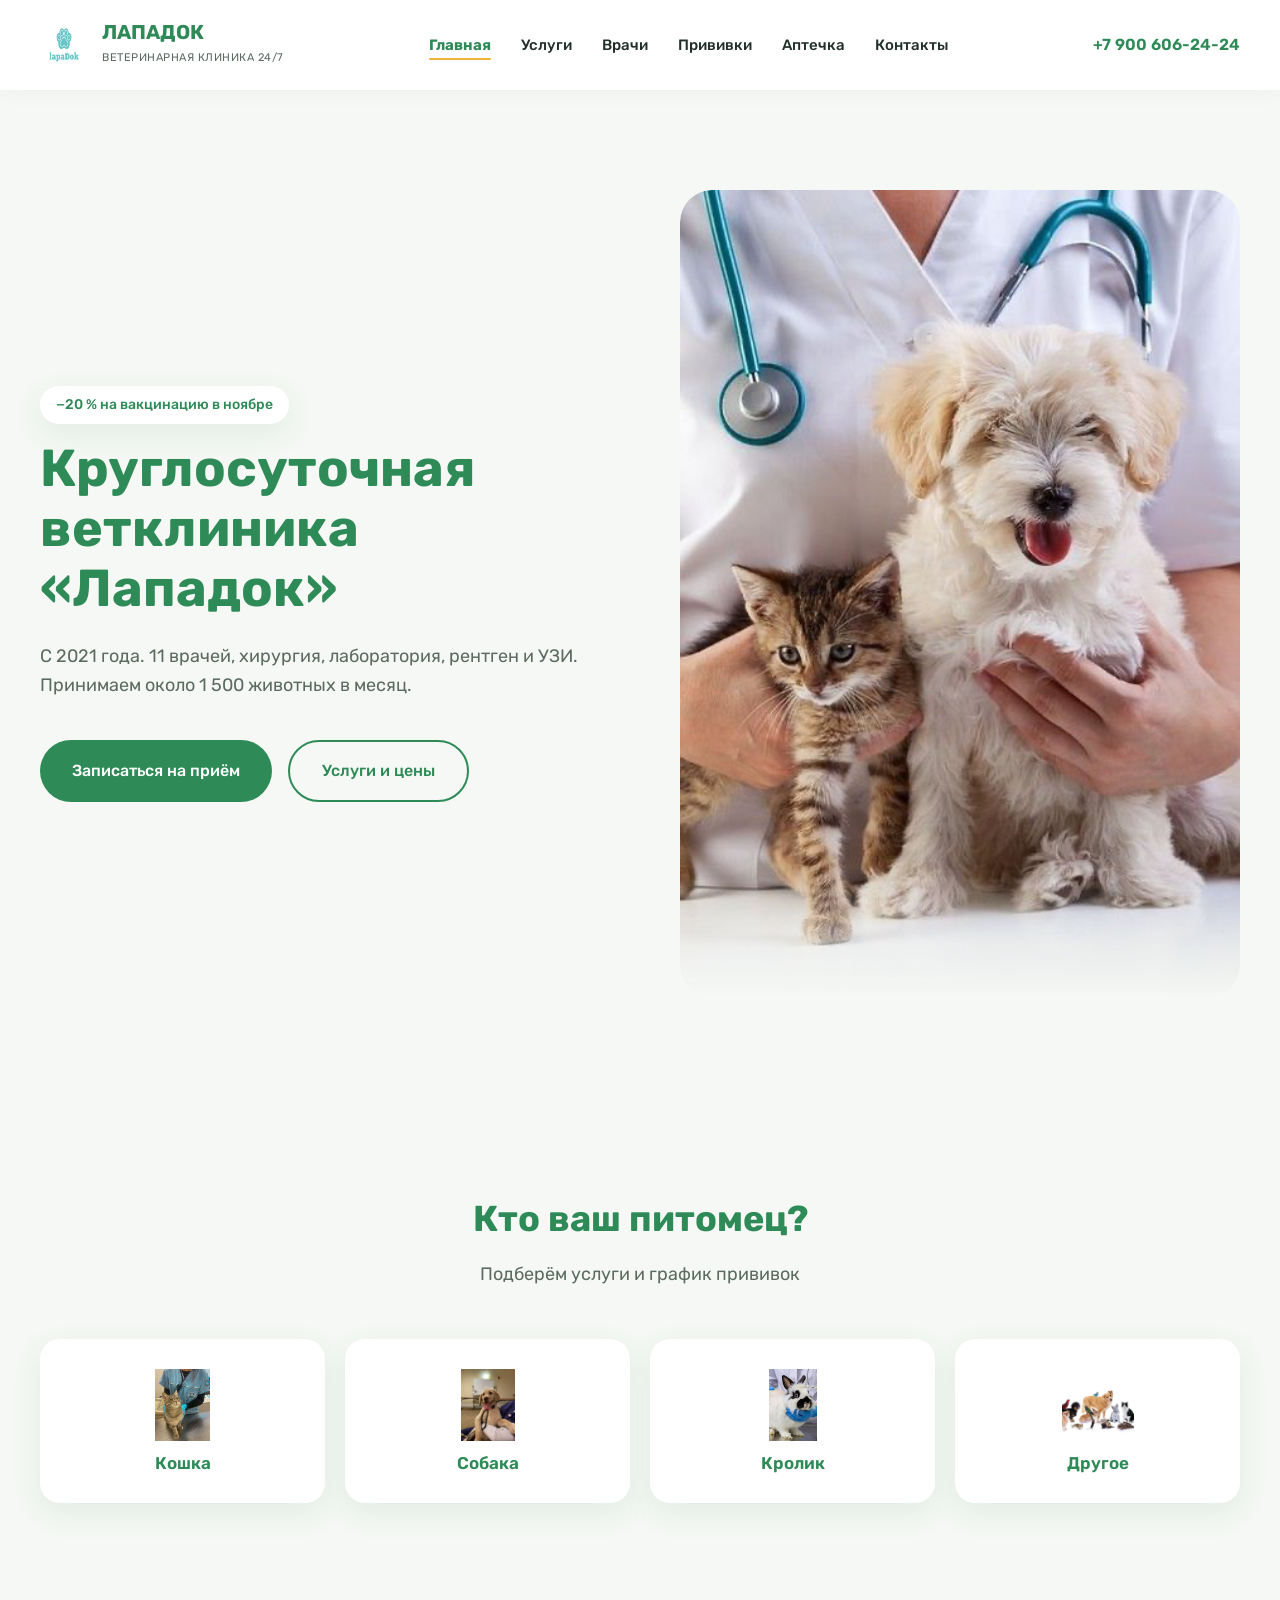
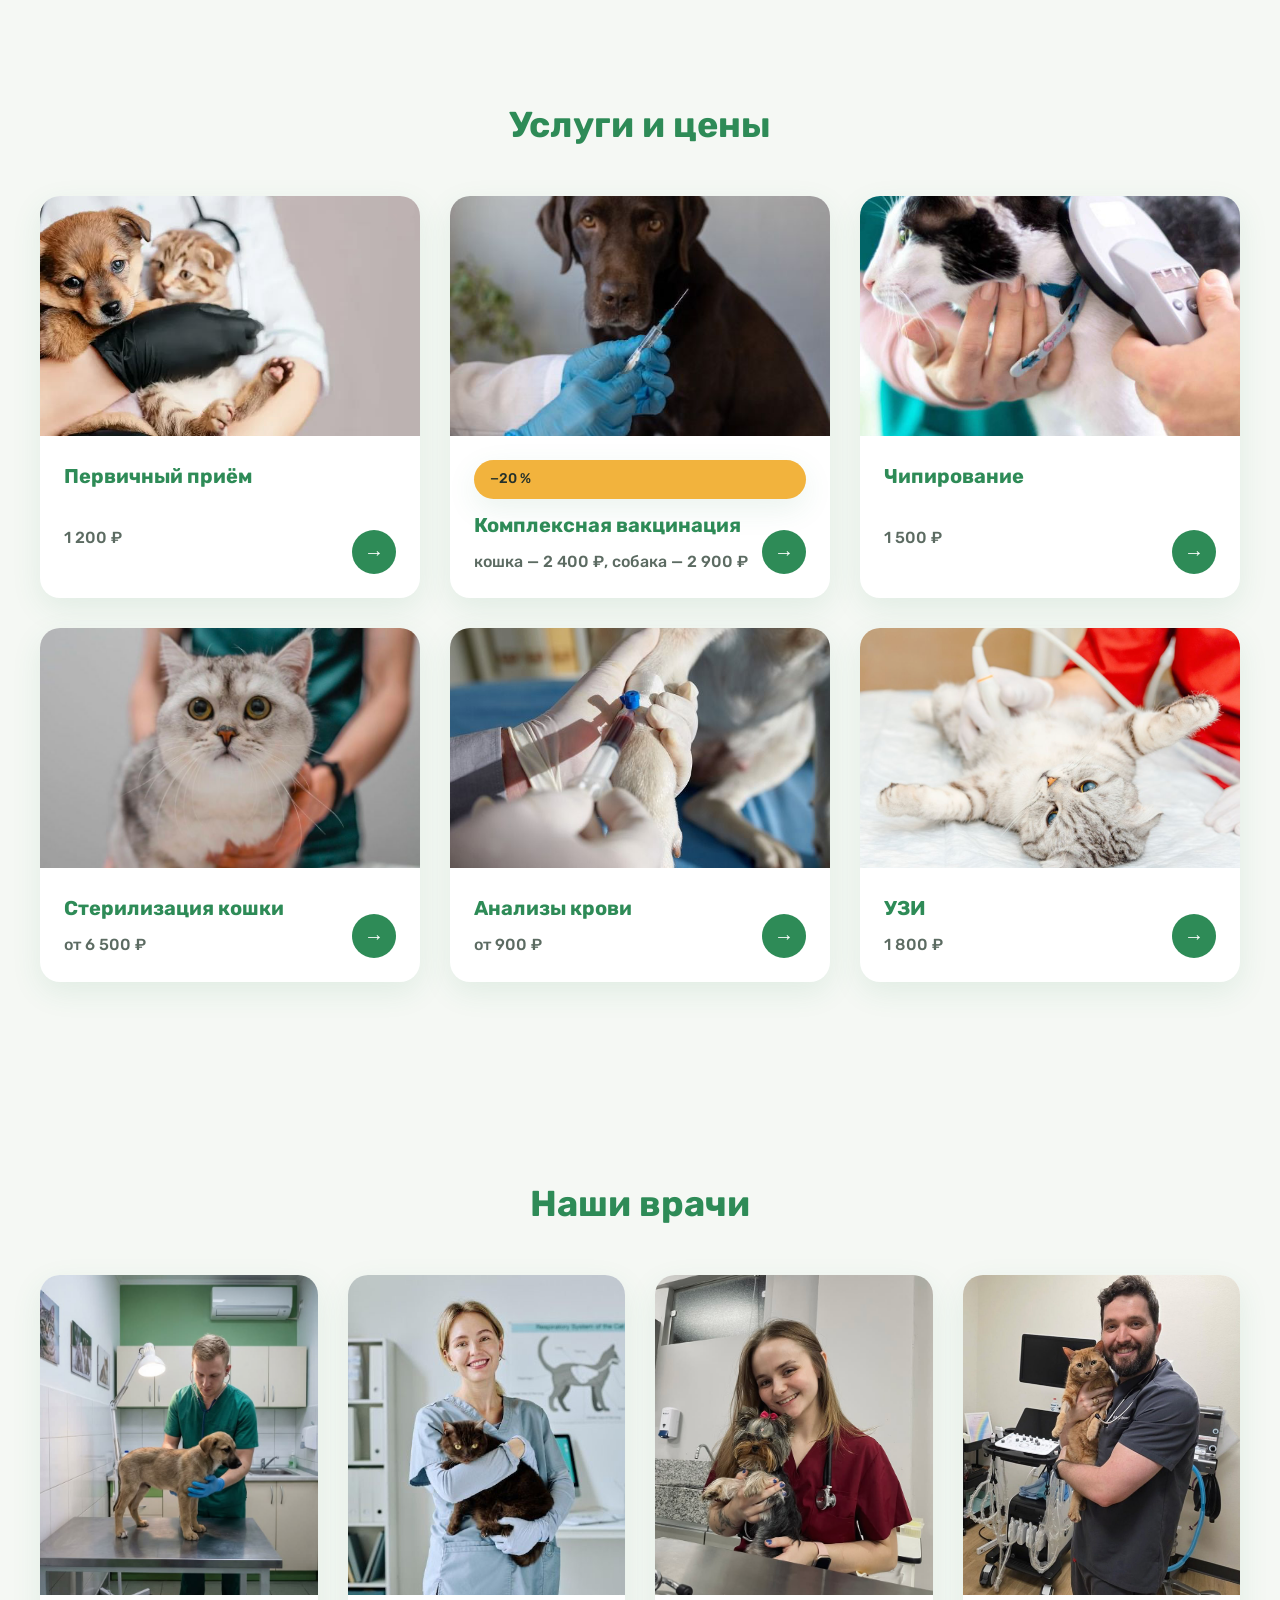
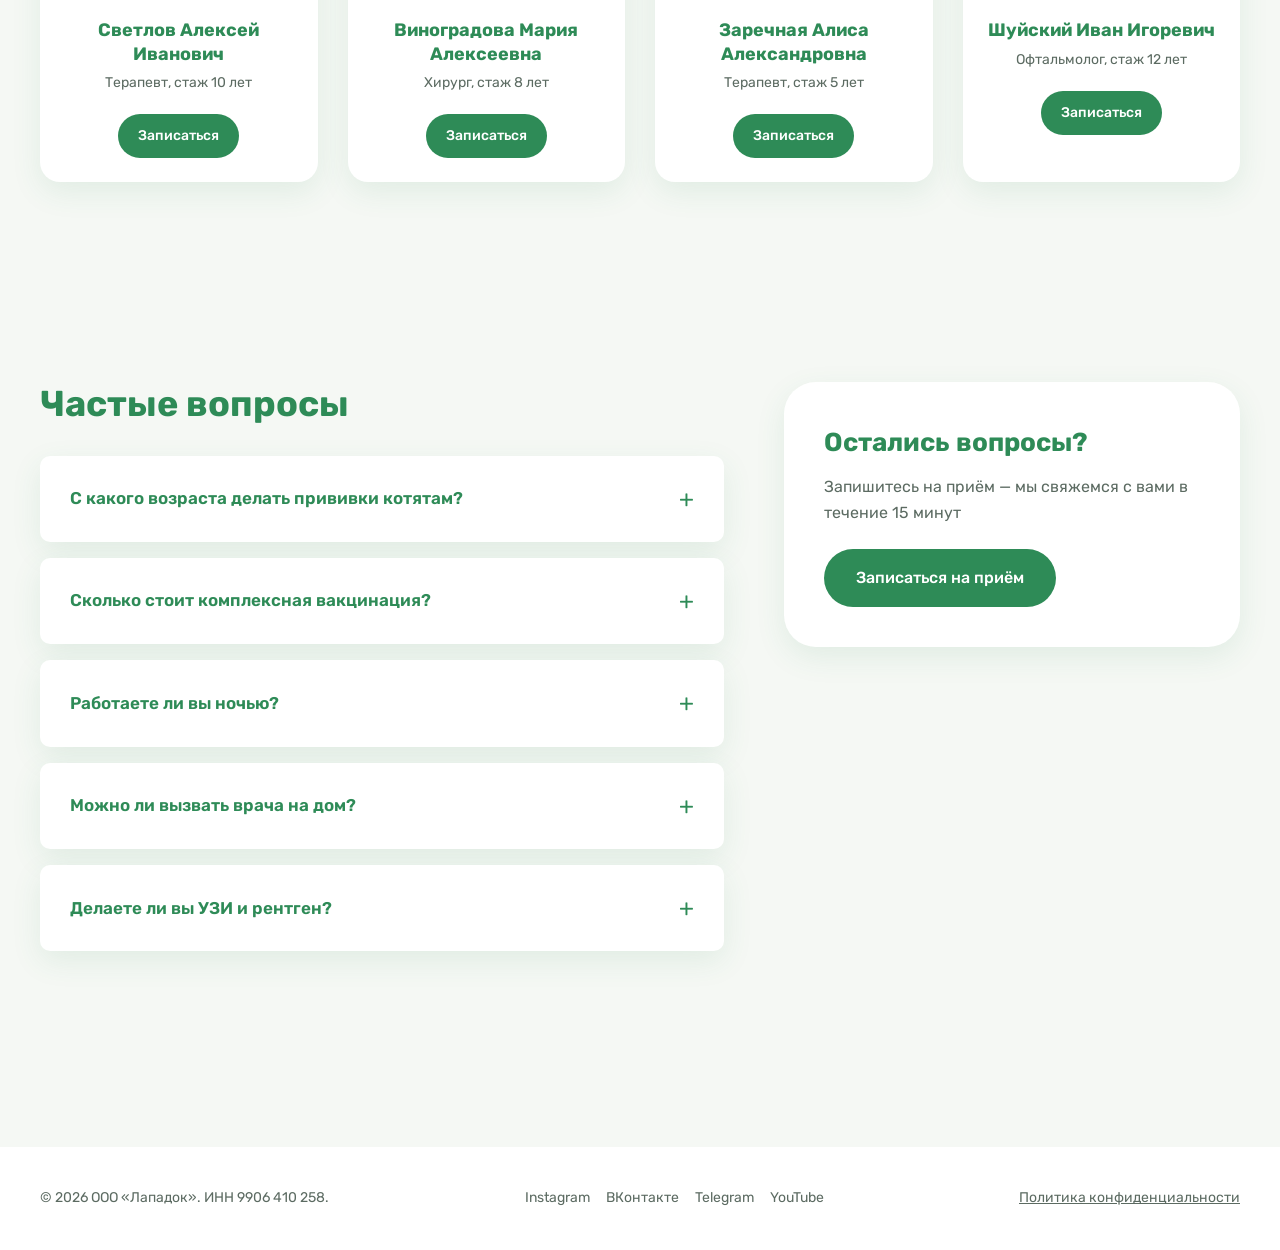
<file: index.html>
<!DOCTYPE html>
<html lang="ru">
<head>
  <meta charset="UTF-8">
  <meta name="viewport" content="width=device-width, initial-scale=1.0">
  <title>Лападок — круглосуточная ветеринарная клиника</title>
  <meta name="description" content="Круглосуточная ветклиника «Лападок»: приём, вакцинация со скидкой −20 %, УЗИ, анализы, вызов врача на дом. Запись онлайн.">
  <meta property="og:title" content="Лападок — круглосуточная ветеринарная клиника">
  <meta property="og:description" content="Приём, вакцинация −20 %, УЗИ, анализы. Запись онлайн.">
  <meta property="og:image" content="img/og-image.jpg">
  <meta property="og:type" content="website">
  <link rel="icon" href="img/log.ico">
  <link rel="preconnect" href="https://fonts.googleapis.com">
  <link rel="preconnect" href="https://fonts.gstatic.com" crossorigin>
  <link href="https://fonts.googleapis.com/css2?family=Rubik:wght@400;500;600;700&display=swap" rel="stylesheet">
  <link rel="stylesheet" href="css/style.css">

  <script async src="https://www.googletagmanager.com/gtag/js?id=G-XVT5FS2HTK"></script>
  <script>
    window.dataLayer = window.dataLayer || [];
    function gtag(){dataLayer.push(arguments);}
    gtag('js', new Date());
    gtag('config', 'G-XVT5FS2HTK');
  </script>
</head>

<body>
  <header class="header">
    <div class="container header__inner">
      <a href="index.html" class="logo">
        <img src="img/logo.png" alt="Лападок" width="50" height="50">
        <div class="logo__text">
          <span class="logo__title">ЛАПАДОК</span>
          <span class="logo__subtitle">ветеринарная клиника 24/7</span>
        </div>
      </a>
      <nav class="nav">
        <ul class="nav__list">
          <li><a href="index.html" class="is-active">Главная</a></li>
          <li><a href="services.html">Услуги</a></li>
          <li><a href="doctors.html">Врачи</a></li>
          <li><a href="vaccines.html">Прививки</a></li>
          <li><a href="pet-kit.html">Аптечка</a></li>
          <li><a href="contacts.html">Контакты</a></li>
        </ul>
      </nav>
      <a href="tel:+79006062424" class="header__phone" data-event="contact_click" data-contact-type="phone">+7 900 606-24-24</a>
    </div>
  </header>

  <main>
    <section class="hero">
      <div class="container hero__inner">
        <div class="hero__content">
          <span class="badge">−20 % на вакцинацию в ноябре</span>
          <h1 class="hero__title">Круглосуточная ветклиника «Лападок»</h1>
          <p class="hero__desc">С 2021 года. 11 врачей, хирургия, лаборатория, рентген и УЗИ. Принимаем около 1 500 животных в месяц.</p>
          <div class="hero__actions">
            <a href="contacts.html" class="btn btn--primary"
               data-event="cta_click" data-button-name="hero_cta" data-page-section="hero">Записаться на приём</a>
            <a href="services.html" class="btn btn--outline">Услуги и цены</a>
          </div>
        </div>
        <div class="hero__image">
          <img src="img/hero-pet.webp" alt="Кошка и собака" width="560" height="560">
        </div>
      </div>
    </section>

    <section class="pet-select section">
      <div class="container">
        <div class="section__header text-center">
          <h2 class="section__title">Кто ваш питомец?</h2>
          <p class="hero__desc">Подберём услуги и график прививок</p>
        </div>
        <div class="pet-select__grid">
          <button type="button" class="pet-select__card" data-event="pet_type_select" data-pet-type="cat">
            <span class="pet-select__emoji"><img src="img/cat.webp" alt="Кошка"></span>
            <span class="pet-select__label">Кошка</span>
          </button>
          <button type="button" class="pet-select__card" data-event="pet_type_select" data-pet-type="dog">
            <span class="pet-select__emoji"><img src="img/dog.png" alt="Собака"></span>
            <span class="pet-select__label">Собака</span>
          </button>
          <button type="button" class="pet-select__card" data-event="pet_type_select" data-pet-type="rabbit">
            <span class="pet-select__emoji"><img src="img/rabbit.png" alt="Кролик"></span>
            <span class="pet-select__label">Кролик</span>
          </button>
          <button type="button" class="pet-select__card" data-event="pet_type_select" data-pet-type="other">
            <span class="pet-select__emoji"><img src="img/pets.png" alt="Другое животное"></span>
            <span class="pet-select__label">Другое</span>
          </button>
        </div>
      </div>
    </section>

    <section class="services section">
      <div class="container">
        <div class="section__header text-center">
          <h2 class="section__title">Услуги и цены</h2>
        </div>
        <div class="services__grid">
          <article class="service-card" data-event="service_view" data-service-name="Первичный приём">
            <div class="service-card__image"><img src="img/priem.png" alt="Первичный приём"></div>
            <div class="service-card__content">
              <h3>Первичный приём</h3>
              <p class="service-card__price">1 200 ₽</p>
              <a href="contacts.html?service=consult"><span class="service-card__arrow">&rarr;</span></a>
            </div>
          </article>
          <article class="service-card" data-event="service_view" data-service-name="Комплексная вакцинация">
            <div class="service-card__image"><img src="img/vaccination.png" alt="Комплексная вакцинация"></div>
            <div class="service-card__content">
              <span class="badge badge--accent">−20 %</span>
              <h3>Комплексная вакцинация</h3>
              <p class="service-card__price">кошка — 2 400 ₽, собака — 2 900 ₽</p>
              <a href="contacts.html?service=vaccine"><span class="service-card__arrow">&rarr;</span></a>
            </div>
          </article>
          <article class="service-card" data-event="service_view" data-service-name="Чипирование">
            <div class="service-card__image"><img src="img/microchiping.png" alt="Чипирование"></div>
            <div class="service-card__content">
              <h3>Чипирование</h3>
              <p class="service-card__price">1 500 ₽</p>
              <a href="contacts.html?service=chip"><span class="service-card__arrow">&rarr;</span></a>
            </div>
          </article>
          <article class="service-card" data-event="service_view" data-service-name="Стерилизация кошки">
            <div class="service-card__image"><img src="img/castratin.webp" alt="Стерилизация кошки"></div>
            <div class="service-card__content">
              <h3>Стерилизация кошки</h3>
              <p class="service-card__price">от 6 500 ₽</p>
              <a href="contacts.html?service=sterilization"><span class="service-card__arrow">&rarr;</span></a>
            </div>
          </article>
          <article class="service-card" data-event="service_view" data-service-name="Анализы крови">
            <div class="service-card__image"><img src="img/blood-tests.png" alt="Анализы крови"></div>
            <div class="service-card__content">
              <h3>Анализы крови</h3>
              <p class="service-card__price">от 900 ₽</p>
              <a href="contacts.html?service=analysis"><span class="service-card__arrow">&rarr;</span></a>
            </div>
          </article>
          <article class="service-card" data-event="service_view" data-service-name="УЗИ">
            <div class="service-card__image"><img src="img/ultrasoun.png" alt="УЗИ"></div>
            <div class="service-card__content">
              <h3>УЗИ</h3>
              <p class="service-card__price">1 800 ₽</p>
              <a href="contacts.html?service=analysis"><span class="service-card__arrow">&rarr;</span></a>
            </div>
          </article>
        </div>
      </div>
    </section>

    <section class="doctors section">
      <div class="container">
        <div class="section__header text-center">
          <h2 class="section__title">Наши врачи</h2>
        </div>
        <div class="doctors__grid">
          <article class="doctor-card" data-event="doctor_view" data-doctor-id="doc-01" data-specialty="Терапевт">
            <img src="img/doctor-1.webp" alt="Светлов Алексей" class="doctor-card__img">
            <div class="doctor-card__info">
              <h3>Светлов Алексей Иванович</h3>
              <p>Терапевт, стаж 10 лет</p>
              <a href="contacts.html" class="btn btn--small btn--primary"
              data-event="cta_click" data-button-name="doctor_record_home" data-page-section="doctors_home">Записаться</a>
            </div>
          </article>
          <article class="doctor-card" data-event="doctor_view" data-doctor-id="doc-02" data-specialty="Хирург">
            <img src="img/doctor-2.webp" alt="Виноградова Мария" class="doctor-card__img">
            <div class="doctor-card__info">
              <h3>Виноградова Мария Алексеевна</h3>
              <p>Хирург, стаж 8 лет</p>
              <a href="contacts.html" class="btn btn--small btn--primary"
              data-event="cta_click" data-button-name="doctor_record_home" data-page-section="doctors_home">Записаться</a>
            </div>
          </article>
          <article class="doctor-card" data-event="doctor_view" data-doctor-id="doc-03" data-specialty="Терапевт">
            <img src="img/doctor-3.webp" alt="Заречная Алиса" class="doctor-card__img">
            <div class="doctor-card__info">
              <h3>Заречная Алиса Александровна</h3>
              <p>Терапевт, стаж 5 лет</p>
              <a href="contacts.html" class="btn btn--small btn--primary"
              data-event="cta_click" data-button-name="doctor_record_home" data-page-section="doctors_home">Записаться</a>
            </div>
          </article>
          <article class="doctor-card" data-event="doctor_view" data-doctor-id="doc-04" data-specialty="Офтальмолог">
            <img src="img/doctor-4.webp" alt="Шуйский Иван" class="doctor-card__img">
            <div class="doctor-card__info">
              <h3>Шуйский Иван Игоревич</h3>
              <p>Офтальмолог, стаж 12 лет</p>
              <a href="contacts.html" class="btn btn--small btn--primary"
              data-event="cta_click" data-button-name="doctor_record_home" data-page-section="doctors_home">Записаться</a>
            </div>
          </article>
        </div>
      </div>
    </section>

    <section class="faq section">
      <div class="container faq__container">
        <div class="faq__list-wrapper">
          <h2 class="section__title">Частые вопросы</h2>
          <div class="faq__list">
            <details class="faq-item" data-event="faq_open" data-question-id="q1">
              <summary>С какого возраста делать прививки котятам?</summary>
              <div class="faq-item__content"><p>С 8–9 недель, повтор через 3–4 недели, затем раз в год.</p></div>
            </details>
            <details class="faq-item" data-event="faq_open" data-question-id="q2">
              <summary>Сколько стоит комплексная вакцинация?</summary>
              <div class="faq-item__content"><p>Для кошки — 2 400 ₽, для собаки — 2 900 ₽. В ноябре действует скидка −20 %.</p></div>
            </details>
            <details class="faq-item" data-event="faq_open" data-question-id="q3">
              <summary>Работаете ли вы ночью?</summary>
              <div class="faq-item__content"><p>Да, клиника работает круглосуточно. Плановый приём — с 09:00 до 21:00, ночью принимаем экстренные случаи.</p></div>
            </details>
            <details class="faq-item" data-event="faq_open" data-question-id="q4">
              <summary>Можно ли вызвать врача на дом?</summary>
              <div class="faq-item__content"><p>Да, вызов врача на дом стоит 2 500 ₽. Оставьте заявку на сайте или позвоните нам.</p></div>
            </details>
            <details class="faq-item" data-event="faq_open" data-question-id="q5">
              <summary>Делаете ли вы УЗИ и рентген?</summary>
              <div class="faq-item__content"><p>Да, в клинике есть современное оборудование для УЗИ и рентгена. Приём ведут опытные врачи.</p></div>
            </details>
          </div>
        </div>
        <div class="faq__cta">
          <h3>Остались вопросы?</h3>
          <p>Запишитесь на приём — мы свяжемся с вами в течение 15 минут</p>
          <a href="contacts.html" class="btn btn--primary"
             data-event="cta_click" data-button-name="faq_cta" data-page-section="faq">Записаться на приём</a>
        </div>
      </div>
    </section>
  </main>

  <footer class="footer">
    <div class="container footer__inner">
      <p>© 2026 ООО «Лападок». ИНН 9906 410 258.</p>
      <div class="footer__socials">
        <a href="https://instagram.com/lapadok_vet" target="_blank" rel="noopener" data-event="social_click" data-network="instagram" data-page-section="footer">Instagram</a>
        <a href="https://vk.com/lapadok_vet" target="_blank" rel="noopener" data-event="social_click" data-network="vk" data-page-section="footer">ВКонтакте</a>
        <a href="https://t.me/lapadok_vet" target="_blank" rel="noopener" data-event="social_click" data-network="telegram" data-page-section="footer">Telegram</a>
        <a href="https://youtube.com/@lapadok_vet" target="_blank" rel="noopener" data-event="social_click" data-network="youtube" data-page-section="footer">YouTube</a>
      </div>
      <a href="privacy.html">Политика конфиденциальности</a>
    </div>
  </footer>

  <script src="js/analytics.js"></script>
</body>
</html>
</file>
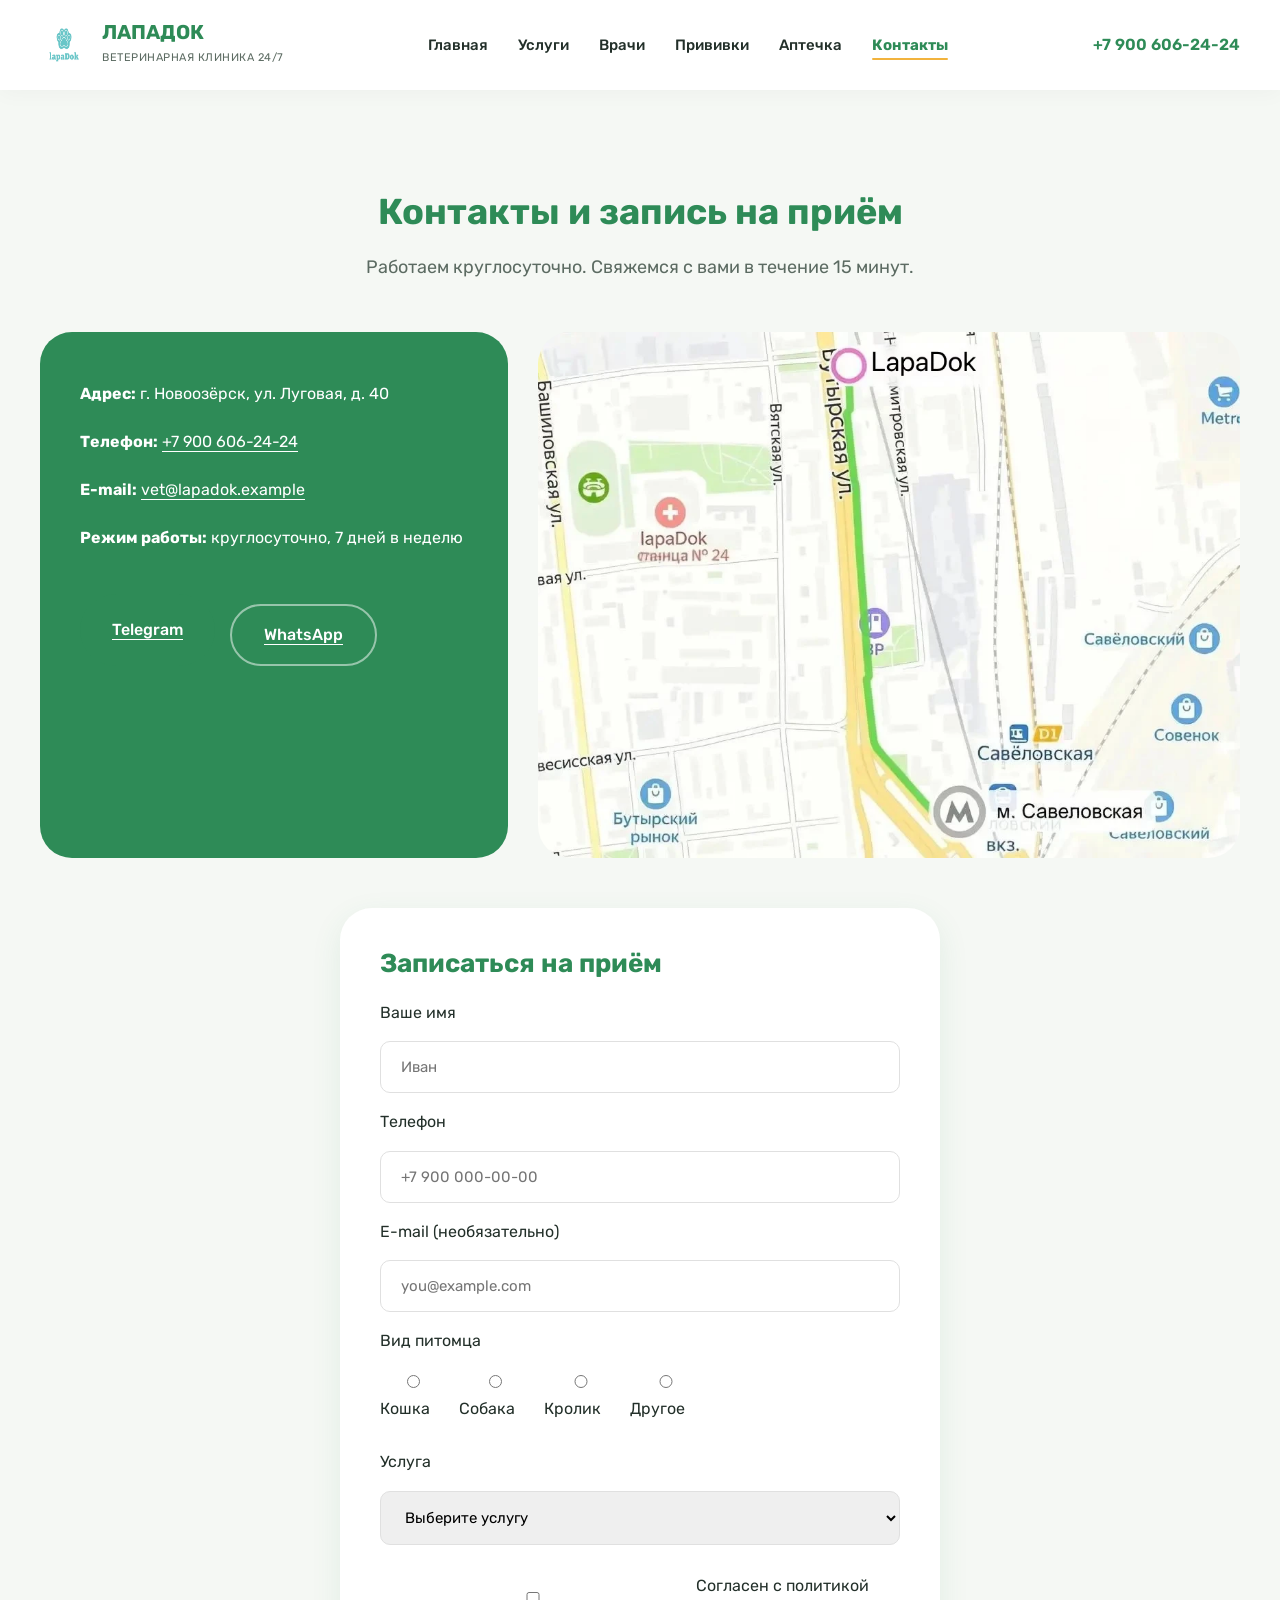
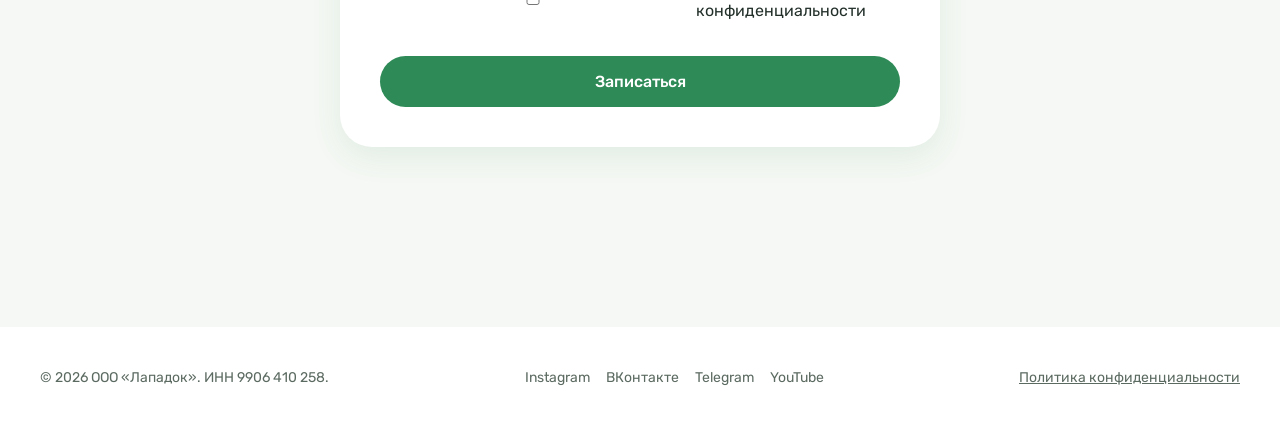
<file: contacts.html>
<!DOCTYPE html>
<html lang="ru">
<head>
  <meta charset="UTF-8">
  <meta name="viewport" content="width=device-width, initial-scale=1.0">
  <title>Контакты и запись на приём — ветклиника «Лападок»</title>
  <meta name="description" content="Записаться на приём в ветклинику «Лападок». Адрес, телефон, e-mail, карта проезда. Круглосуточно.">
  <link rel="icon" href="img/log.ico">
  <link rel="preconnect" href="https://fonts.googleapis.com">
  <link rel="preconnect" href="https://fonts.gstatic.com" crossorigin>
  <link href="https://fonts.googleapis.com/css2?family=Rubik:wght@400;500;600;700&display=swap" rel="stylesheet">
  <link rel="stylesheet" href="css/style.css">
  <script async src="https://www.googletagmanager.com/gtag/js?id=G-XVT5FS2HTK"></script>
  <script src="js/analytics.js"></script>
  <script src="js/form.js" defer></script>
</head>
<body>
  <header class="header">
    <div class="container header__inner">
      <a href="index.html" class="logo">
        <img src="img/logo.png" alt="Лападок" width="50" height="50">
        <div class="logo__text">
          <span class="logo__title">ЛАПАДОК</span>
          <span class="logo__subtitle">ветеринарная клиника 24/7</span>
        </div>
      </a>
      <nav class="nav">
        <ul class="nav__list">
          <li><a href="index.html">Главная</a></li>
          <li><a href="services.html">Услуги</a></li>
          <li><a href="doctors.html">Врачи</a></li>
          <li><a href="vaccines.html">Прививки</a></li>
          <li><a href="pet-kit.html">Аптечка</a></li>
          <li><a href="contacts.html" class="is-active">Контакты</a></li>
        </ul>
      </nav>
      <a href="tel:+79006062424" class="header__phone" data-event="contact_click" data-contact-type="phone">+7 900 606-24-24</a>
    </div>
  </header>

  <main class="section">
    <div class="container">
      <div class="section__header text-center">
        <h1 class="section__title">Контакты и запись на приём</h1>
        <p class="hero__desc">Работаем круглосуточно. Свяжемся с вами в течение 15 минут.</p>
      </div>

      <div class="contacts__grid" style="margin-bottom: 50px;">
        <div class="contacts__info">
          <p><strong>Адрес:</strong> г. Новоозёрск, ул. Луговая, д. 40</p>
          <p><strong>Телефон:</strong> <a href="tel:+79006062424" data-event="contact_click" data-contact-type="phone">+7 900 606-24-24</a></p>
          <p><strong>E-mail:</strong> <a href="mailto:vet@lapadok.example" data-event="contact_click" data-contact-type="email">vet@lapadok.example</a></p>
          <p><strong>Режим работы:</strong> круглосуточно, 7 дней в неделю</p>
          <div style="margin-top: 20px; display: flex; gap: 15px; flex-wrap: wrap;">
            <a href="https://t.me/lapadok_vet" target="_blank" class="btn btn--primary" data-event="messenger_click" data-messenger="telegram">Telegram</a>
            <a href="https://wa.me/79006062424" target="_blank" class="btn btn--outline" data-event="messenger_click" data-messenger="whatsapp">WhatsApp</a>
          </div>
        </div>
        <div class="contacts__map">
          <a href="https://yandex.ru/maps/?text=Новоозёрск, ул. Луговая, д. 40" target="_blank" data-event="map_open">
            <img src="img/map.png" alt="Карта проезда">
          </a>
        </div>
      </div>

      <div class="faq__cta" style="max-width: 600px; margin: 0 auto; position: static;">
        <h2 class="section__title" style="font-size: 26px;">Записаться на приём</h2>
        <form id="leadForm" class="faq__form" novalidate>
          <input type="hidden" name="request_id" id="request_id">
          <input type="hidden" name="utm_source">
          <input type="hidden" name="utm_medium">
          <input type="hidden" name="utm_campaign">
          <input type="hidden" name="utm_content">

          <label for="lf-name">Ваше имя</label>
          <input id="lf-name" type="text" name="name" placeholder="Иван" required minlength="2" maxlength="60" autocomplete="name">
          <span class="error-text" data-for="name"></span>

          <label for="lf-phone">Телефон</label>
          <input id="lf-phone" type="tel" name="phone" placeholder="+7 900 000-00-00" required autocomplete="tel">
          <span class="error-text" data-for="phone"></span>

          <label for="lf-email">E-mail (необязательно)</label>
          <input id="lf-email" type="email" name="email" placeholder="you@example.com" autocomplete="email">
          <span class="error-text" data-for="email"></span>

          <label>Вид питомца</label>
          <div style="display:flex; gap:12px; flex-wrap:wrap; margin-bottom:12px;">
            <label><input type="radio" name="pet_type" value="cat"> Кошка</label>
            <label><input type="radio" name="pet_type" value="dog"> Собака</label>
            <label><input type="radio" name="pet_type" value="rabbit"> Кролик</label>
            <label><input type="radio" name="pet_type" value="other"> Другое</label>
          </div>
          <span class="error-text" data-for="pet_type"></span>

          <label for="lf-service">Услуга</label>
          <select id="lf-service" name="service">
            <option value="">Выберите услугу</option>
            <option value="consult">Первичный приём</option>
            <option value="vaccine">Комплексная вакцинация</option>
            <option value="chip">Чипирование</option>
            <option value="sterilization">Стерилизация кошки</option>
            <option value="analysis">Анализы крови / УЗИ</option>
            <option value="home_visit">Вызов врача на дом</option>
          </select>
          <span class="error-text" data-for="service"></span>

          <label style="display:flex; align-items:center; gap:10px; margin-top:12px;">
            <input type="checkbox" name="consent" required>
            <span>Согласен с <a href="privacy.html" target="_blank">политикой конфиденциальности</a></span>
          </label>
          <span class="error-text" data-for="consent"></span>

          <button type="submit" class="btn btn--primary" style="margin-top:16px;">Записаться</button>
        </form>
      </div>
    </div>
  </main>

  <footer class="footer">
    <div class="container footer__inner">
      <p>© 2026 ООО «Лападок». ИНН 9906 410 258.</p>
      <div class="footer__socials">
        <a href="https://instagram.com/lapadok_vet" target="_blank" rel="noopener" data-event="social_click" data-network="instagram" data-page-section="footer">Instagram</a>
        <a href="https://vk.com/lapadok_vet" target="_blank" rel="noopener" data-event="social_click" data-network="vk" data-page-section="footer">ВКонтакте</a>
        <a href="https://t.me/lapadok_vet" target="_blank" rel="noopener" data-event="social_click" data-network="telegram" data-page-section="footer">Telegram</a>
        <a href="https://youtube.com/@lapadok_vet" target="_blank" rel="noopener" data-event="social_click" data-network="youtube" data-page-section="footer">YouTube</a>
      </div>
      <a href="privacy.html">Политика конфиденциальности</a>
    </div>
  </footer>

  <script>
    window.LEADS_ENDPOINT = 'https://script.google.com/macros/s/AKfycbywNtng3zpairYJur2w3dp8gsTSJ_MXxut5Z8XBKo_-fNHho51mZ5n0v3wi-_srRO6A/exec';
  </script>
  <script>
    document.addEventListener('DOMContentLoaded', function () {
      var selectedPet = sessionStorage.getItem('selected_pet');
      if (selectedPet) {
        var radio = document.querySelector('input[name="pet_type"][value="' + selectedPet + '"]');
        if (radio) radio.checked = true;
      }
      var urlParams = new URLSearchParams(window.location.search);
      var selectedService = urlParams.get('service');
      if (selectedService) {
        var serviceSelect = document.querySelector('select[name="service"]');
        if (serviceSelect) serviceSelect.value = selectedService;
      }
    });
  </script>
</body>
</html>
</file>
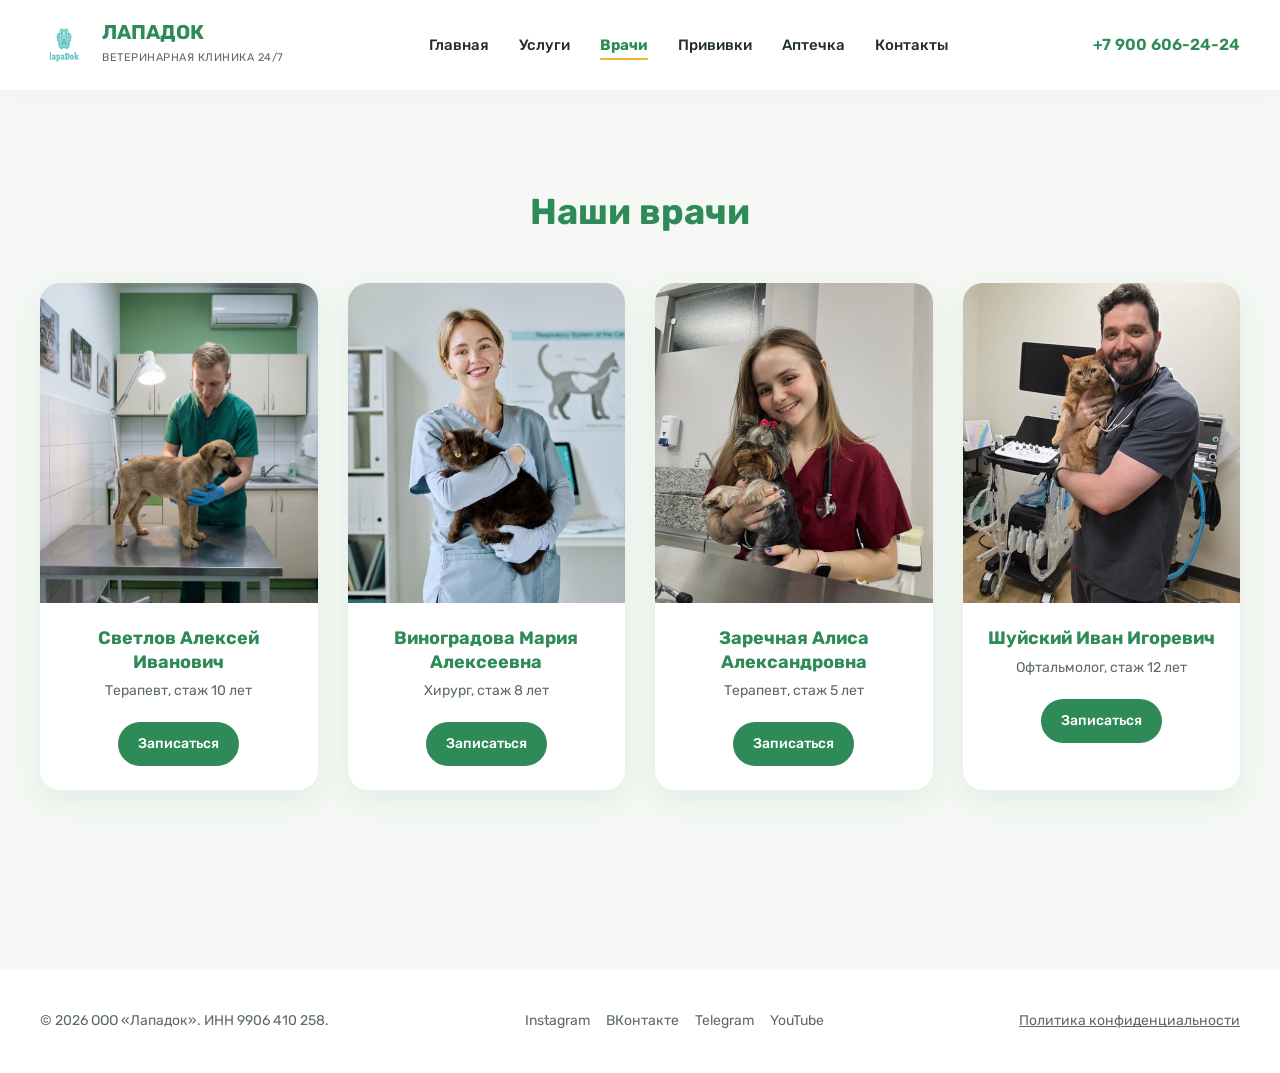
<file: doctors.html>
<!DOCTYPE html>
<html lang="ru">
<head>
  <meta charset="UTF-8">
  <meta name="viewport" content="width=device-width, initial-scale=1.0">
  <title>Врачи — ветклиника «Лападок»</title>
  <meta name="description" content="Врачи ветклиники «Лападок»: терапевты, хирурги, офтальмологи. Стаж и специализация. Запись онлайн.">
  <link rel="icon" href="img/log.ico">
  <link rel="preconnect" href="https://fonts.googleapis.com">
  <link rel="preconnect" href="https://fonts.gstatic.com" crossorigin>
  <link href="https://fonts.googleapis.com/css2?family=Rubik:wght@400;500;600;700&display=swap" rel="stylesheet">
  <link rel="stylesheet" href="css/style.css">
  <script async src="https://www.googletagmanager.com/gtag/js?id=G-XVT5FS2HTK"></script>
  <script>window.dataLayer = window.dataLayer || []; function gtag(){dataLayer.push(arguments);} gtag('js', new Date()); gtag('config', 'G-XVT5FS2HTK');</script>
</head>
<body>
  <header class="header">
    <div class="container header__inner">
      <a href="index.html" class="logo">
        <img src="img/logo.png" alt="Лападок" width="50" height="50">
        <div class="logo__text">
          <span class="logo__title">ЛАПАДОК</span>
          <span class="logo__subtitle">ветеринарная клиника 24/7</span>
        </div>
      </a>
      <nav class="nav">
        <ul class="nav__list">
          <li><a href="index.html">Главная</a></li>
          <li><a href="services.html">Услуги</a></li>
          <li><a href="doctors.html" class="is-active">Врачи</a></li>
          <li><a href="vaccines.html">Прививки</a></li>
          <li><a href="pet-kit.html">Аптечка</a></li>
          <li><a href="contacts.html">Контакты</a></li>
        </ul>
      </nav>
      <a href="tel:+79006062424" class="header__phone" data-event="contact_click" data-contact-type="phone">+7 900 606-24-24</a>
    </div>
  </header>

  <main class="section">
    <div class="container">
      <div class="section__header text-center">
        <h1 class="section__title">Наши врачи</h1>
      </div>
      <div class="doctors__grid">
        <article class="doctor-card" data-event="doctor_view" data-doctor-id="doc-01" data-specialty="Терапевт">
          <img src="img/doctor-1.webp" alt="Светлов Алексей" class="doctor-card__img">
          <div class="doctor-card__info">
            <h3>Светлов Алексей Иванович</h3>
            <p>Терапевт, стаж 10 лет</p>
            <a href="contacts.html" class="btn btn--small btn--primary" data-event="cta_click" data-button-name="doctor_record" data-page-section="doctors">Записаться</a>
          </div>
        </article>
        <article class="doctor-card" data-event="doctor_view" data-doctor-id="doc-02" data-specialty="Хирург">
          <img src="img/doctor-2.webp" alt="Виноградова Мария" class="doctor-card__img">
          <div class="doctor-card__info">
            <h3>Виноградова Мария Алексеевна</h3>
            <p>Хирург, стаж 8 лет</p>
            <a href="contacts.html" class="btn btn--small btn--primary" data-event="cta_click" data-button-name="doctor_record" data-page-section="doctors">Записаться</a>
          </div>
        </article>
        <article class="doctor-card" data-event="doctor_view" data-doctor-id="doc-03" data-specialty="Терапевт">
          <img src="img/doctor-3.webp" alt="Заречная Алиса" class="doctor-card__img">
          <div class="doctor-card__info">
            <h3>Заречная Алиса Александровна</h3>
            <p>Терапевт, стаж 5 лет</p>
            <a href="contacts.html" class="btn btn--small btn--primary" data-event="cta_click" data-button-name="doctor_record" data-page-section="doctors">Записаться</a>
          </div>
        </article>
        <article class="doctor-card" data-event="doctor_view" data-doctor-id="doc-04" data-specialty="Офтальмолог">
          <img src="img/doctor-4.webp" alt="Шуйский Иван" class="doctor-card__img">
          <div class="doctor-card__info">
            <h3>Шуйский Иван Игоревич</h3>
            <p>Офтальмолог, стаж 12 лет</p>
            <a href="contacts.html" class="btn btn--small btn--primary" data-event="cta_click" data-button-name="doctor_record" data-page-section="doctors">Записаться</a>
          </div>
        </article>
      </div>
    </div>
  </main>

  <footer class="footer">
    <div class="container footer__inner">
      <p>© 2026 ООО «Лападок». ИНН 9906 410 258.</p>
      <div class="footer__socials">
        <a href="https://instagram.com/lapadok_vet" target="_blank" rel="noopener" data-event="social_click" data-network="instagram" data-page-section="footer">Instagram</a>
        <a href="https://vk.com/lapadok_vet" target="_blank" rel="noopener" data-event="social_click" data-network="vk" data-page-section="footer">ВКонтакте</a>
        <a href="https://t.me/lapadok_vet" target="_blank" rel="noopener" data-event="social_click" data-network="telegram" data-page-section="footer">Telegram</a>
        <a href="https://youtube.com/@lapadok_vet" target="_blank" rel="noopener" data-event="social_click" data-network="youtube" data-page-section="footer">YouTube</a>
      </div>
      <a href="privacy.html">Политика конфиденциальности</a>
    </div>
  </footer>
  <script src="js/analytics.js"></script>
</body>
</html>
</file>
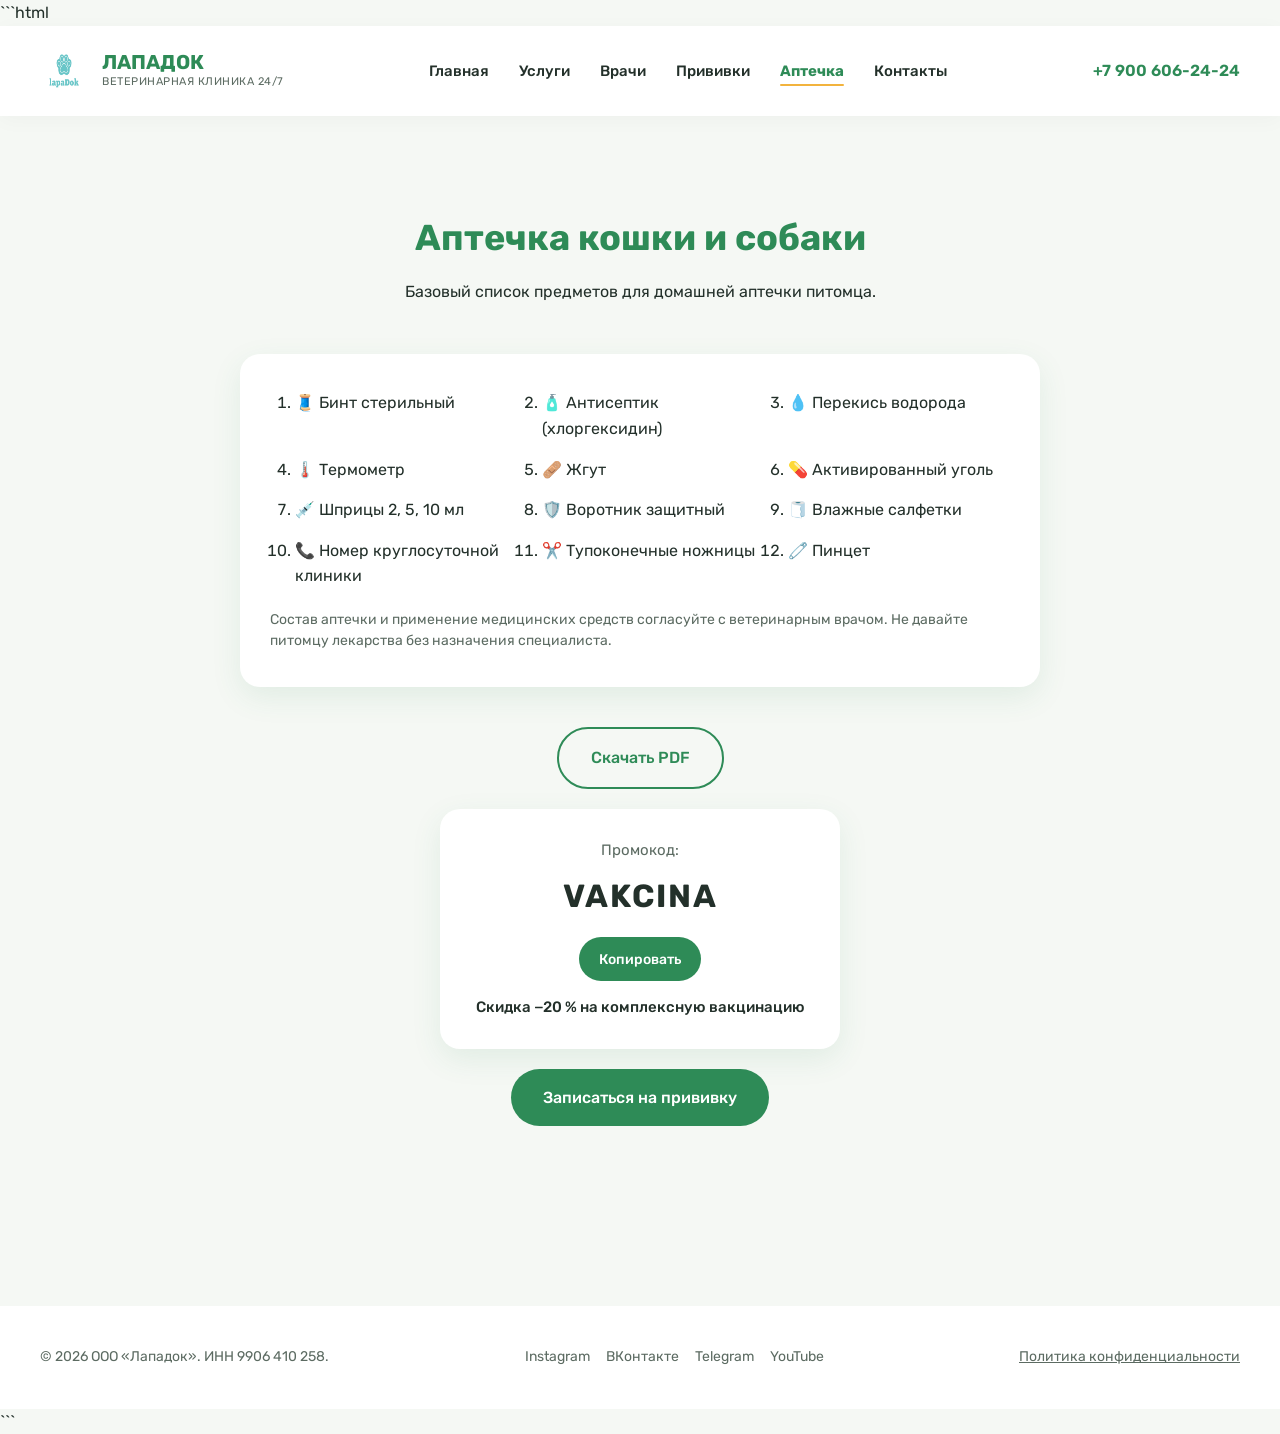
<file: pet-kit.html>
```html
<!DOCTYPE html>
<html lang="ru">
<head>
  <meta charset="UTF-8">
  <meta name="viewport" content="width=device-width, initial-scale=1.0">

  <title>Аптечка кошки и собаки — ветклиника «Лападок»</title>

  <meta
    name="description"
    content="Список первой аптечки для кошки и собаки. Скачать PDF. Промокод VAKCINA на вакцинацию."
  >

  <link rel="icon" href="img/log.ico">

  <link rel="preconnect" href="https://fonts.googleapis.com">
  <link
    rel="preconnect"
    href="https://fonts.gstatic.com"
    crossorigin
  >

  <link
    href="https://fonts.googleapis.com/css2?family=Rubik:wght@400;500;600;700&display=swap"
    rel="stylesheet"
  >

  <link rel="stylesheet" href="css/style.css">

  <!-- Google Analytics 4 -->
  <script
    async
    src="https://www.googletagmanager.com/gtag/js?id=G-XVT5FS2HTK"
  ></script>

  <script>
    window.dataLayer = window.dataLayer || [];

    function gtag() {
      dataLayer.push(arguments);
    }

    gtag('js', new Date());
    gtag('config', 'G-XVT5FS2HTK');
  </script>
</head>

<body>
  <!-- Шапка сайта -->
  <header class="header">
    <div class="container header__inner">
      <a href="index.html" class="logo">
        <img
          src="img/logo.png"
          alt="Лападок"
          width="50"
          height="50"
        >

        <div class="logo__text">
          <span class="logo__title">ЛАПАДОК</span>
          <span class="logo__subtitle">
            ветеринарная клиника 24/7
          </span>
        </div>
      </a>

      <nav class="nav" aria-label="Основная навигация">
        <ul class="nav__list">
          <li><a href="index.html">Главная</a></li>
          <li><a href="services.html">Услуги</a></li>
          <li><a href="doctors.html">Врачи</a></li>
          <li><a href="vaccines.html">Прививки</a></li>
          <li>
            <a href="pet-kit.html" class="is-active" aria-current="page">
              Аптечка
            </a>
          </li>
          <li><a href="contacts.html">Контакты</a></li>
        </ul>
      </nav>

      <a
        href="tel:+79006062424"
        class="header__phone"
        data-event="contact_click"
        data-contact-type="phone"
      >
        +7 900 606-24-24
      </a>
    </div>
  </header>

  <!-- Основное содержимое -->
  <main class="section">
    <div class="container">
      <div class="section__header text-center">
        <h1 class="section__title">
          Аптечка кошки и собаки
        </h1>

        <p>
          Базовый список предметов для домашней аптечки питомца.
        </p>
      </div>

      <section
        class="features__grid"
        aria-label="Список аптечки"
        style="max-width: 800px; margin: 0 auto;"
      >
        <div
          class="feature-card"
          style="grid-column: 1 / -1;"
        >
          <ol
            style="
              display: grid;
              grid-template-columns: repeat(auto-fit, minmax(220px, 1fr));
              gap: 15px 25px;
              padding-left: 25px;
              font-size: 16px;
              color: var(--color-text);
            "
          >
            <li>🧵 Бинт стерильный</li>
            <li>🧴 Антисептик (хлоргексидин)</li>
            <li>💧 Перекись водорода</li>
            <li>🌡️ Термометр</li>
            <li>🩹 Жгут</li>
            <li>💊 Активированный уголь</li>
            <li>💉 Шприцы 2, 5, 10 мл</li>
            <li>🛡️ Воротник защитный</li>
            <li>🧻 Влажные салфетки</li>
            <li>📞 Номер круглосуточной клиники</li>
            <li>✂️ Тупоконечные ножницы</li>
            <li>🧷 Пинцет</li>
          </ol>

          <p
            style="
              margin-top: 20px;
              color: var(--color-text-muted);
              font-size: 14px;
            "
          >
            Состав аптечки и применение медицинских средств
            согласуйте с ветеринарным врачом. Не давайте питомцу
            лекарства без назначения специалиста.
          </p>
        </div>
      </section>

      <!-- Скачивание PDF, промокод и запись -->
      <div
        style="
          text-align: center;
          margin-top: 40px;
          display: flex;
          flex-direction: column;
          gap: 20px;
          align-items: center;
        "
      >
        <a
          href="files/pet-kit.pdf"
          download
          class="btn btn--outline"
          data-event="file_download"
          data-file-name="pet-kit"
          data-file-extension="pdf"
        >
          Скачать PDF
        </a>

        <div
          class="feature-card"
          style="
            max-width: 400px;
            width: 100%;
            box-sizing: border-box;
            text-align: center;
            padding: 30px;
          "
        >
          <p
            style="
              color: var(--color-text-muted);
              margin-bottom: 10px;
            "
          >
            Промокод:
          </p>

          <strong
            id="promo-code"
            style="
              display: block;
              font-size: 32px;
              color: var(--color-primary-dark);
              letter-spacing: 2px;
            "
          >
            VAKCINA
          </strong>

          <button
            id="copy-promo"
            type="button"
            class="btn btn--small btn--primary"
            style="margin-top: 15px;"
            data-event="promo_copy"
            data-promo-code="VAKCINA"
          >
            Копировать
          </button>

          <p
            id="promo-copy-status"
            role="status"
            aria-live="polite"
            style="
              margin-top: 10px;
              font-size: 14px;
            "
          ></p>

          <p
            style="
              color: var(--color-primary-dark);
              font-weight: 500;
              margin-top: 15px;
            "
          >
            Скидка −20 % на комплексную вакцинацию
          </p>
        </div>

        <a
          href="contacts.html?service=vaccine"
          class="btn btn--primary"
          data-event="cta_click"
          data-button-name="petkit_record"
          data-page-section="pet-kit"
        >
          Записаться на прививку
        </a>
      </div>
    </div>
  </main>

  <!-- Подвал сайта -->
  <footer class="footer">
    <div class="container footer__inner">
      <p>© 2026 ООО «Лападок». ИНН 9906 410 258.</p>

      <div class="footer__socials">
        <a
          href="https://instagram.com/lapadok_vet"
          target="_blank"
          rel="noopener noreferrer"
          data-event="social_click"
          data-network="instagram"
          data-page-section="footer"
        >
          Instagram
        </a>

        <a
          href="https://vk.com/lapadok_vet"
          target="_blank"
          rel="noopener noreferrer"
          data-event="social_click"
          data-network="vk"
          data-page-section="footer"
        >
          ВКонтакте
        </a>

        <a
          href="https://t.me/lapadok_vet"
          target="_blank"
          rel="noopener noreferrer"
          data-event="social_click"
          data-network="telegram"
          data-page-section="footer"
        >
          Telegram
        </a>

        <a
          href="https://youtube.com/@lapadok_vet"
          target="_blank"
          rel="noopener noreferrer"
          data-event="social_click"
          data-network="youtube"
          data-page-section="footer"
        >
          YouTube
        </a>
      </div>

      <a href="privacy.html">
        Политика конфиденциальности
      </a>
    </div>
  </footer>

  <!-- Аналитика проекта -->
  <script src="js/analytics.js"></script>

  <!-- Копирование промокода -->
  <script>
    (() => {
      const button = document.getElementById('copy-promo');
      const codeElement = document.getElementById('promo-code');
      const status = document.getElementById('promo-copy-status');

      if (!button || !codeElement || !status) {
        return;
      }

      button.addEventListener('click', async () => {
        const code = codeElement.textContent.trim();

        try {
          if (navigator.clipboard && window.isSecureContext) {
            await navigator.clipboard.writeText(code);
          } else {
            const textarea = document.createElement('textarea');

            textarea.value = code;
            textarea.setAttribute('readonly', '');
            textarea.style.position = 'fixed';
            textarea.style.opacity = '0';

            document.body.appendChild(textarea);
            textarea.select();

            const copied = document.execCommand('copy');
            textarea.remove();

            if (!copied) {
              throw new Error('Копирование не удалось');
            }
          }

          status.textContent = 'Промокод VAKCINA скопирован.';
        } catch (error) {
          status.textContent =
            'Не удалось скопировать автоматически. ' +
            'Промокод: ' + code;
        }
      });
    })();
  </script>
</body>
</html>
```
</file>
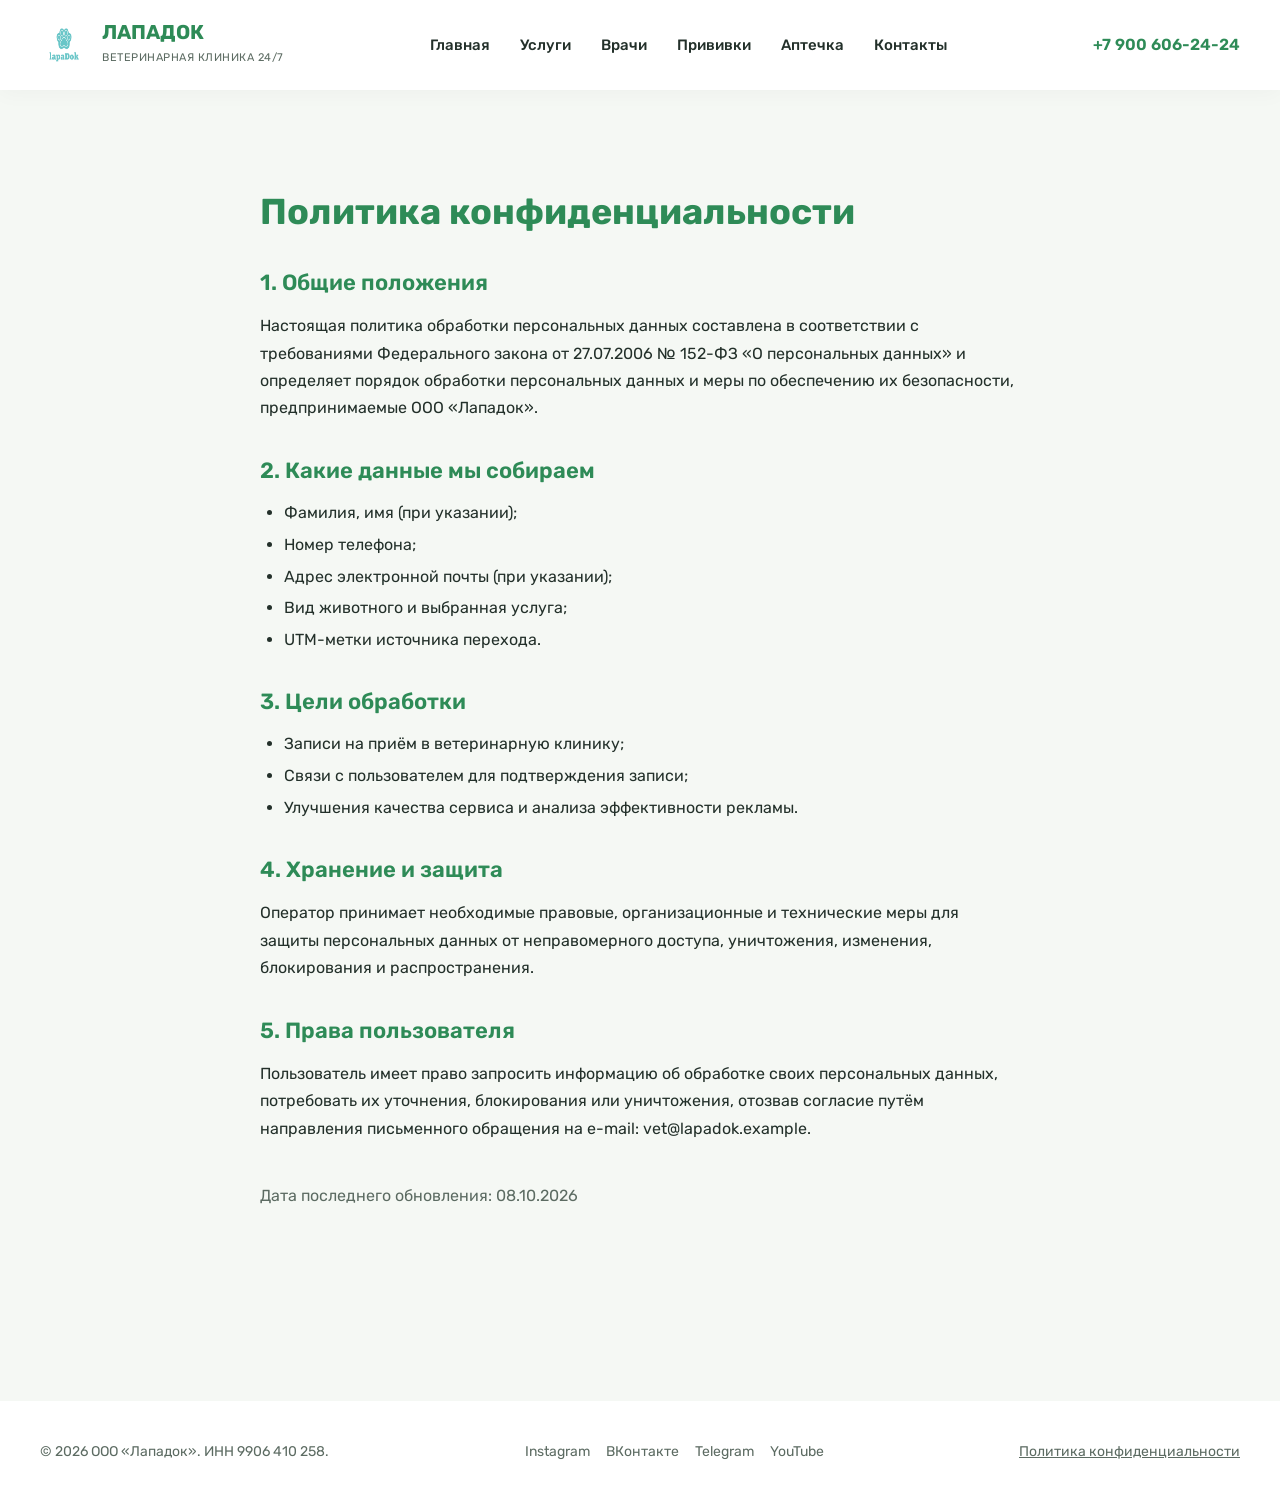
<file: privacy.html>
<!DOCTYPE html>
<html lang="ru">
<head>
  <meta charset="UTF-8">
  <meta name="viewport" content="width=device-width, initial-scale=1.0">
  <title>Политика конфиденциальности — Лападок</title>
  <meta name="description" content="Политика обработки персональных данных ООО «Лападок» в соответствии с 152-ФЗ.">
  <link rel="icon" href="img/log.ico">
  <link rel="preconnect" href="https://fonts.googleapis.com">
  <link rel="preconnect" href="https://fonts.gstatic.com" crossorigin>
  <link href="https://fonts.googleapis.com/css2?family=Rubik:wght@400;500;600;700&display=swap" rel="stylesheet">
  <link rel="stylesheet" href="css/style.css">
  <script async src="https://www.googletagmanager.com/gtag/js?id=G-XVT5FS2HTK"></script>
  <script>window.dataLayer = window.dataLayer || []; function gtag(){dataLayer.push(arguments);} gtag('js', new Date()); gtag('config', 'G-XVT5FS2HTK');</script>
</head>
<body>
  <header class="header">
    <div class="container header__inner">
      <a href="index.html" class="logo">
        <img src="img/logo.png" alt="Лападок" width="50" height="50">
        <div class="logo__text">
          <span class="logo__title">ЛАПАДОК</span>
          <span class="logo__subtitle">ветеринарная клиника 24/7</span>
        </div>
      </a>
      <nav class="nav">
        <ul class="nav__list">
          <li><a href="index.html">Главная</a></li>
          <li><a href="services.html">Услуги</a></li>
          <li><a href="doctors.html">Врачи</a></li>
          <li><a href="vaccines.html">Прививки</a></li>
          <li><a href="pet-kit.html">Аптечка</a></li>
          <li><a href="contacts.html">Контакты</a></li>
        </ul>
      </nav>
      <a href="tel:+79006062424" class="header__phone" data-event="contact_click" data-contact-type="phone">+7 900 606-24-24</a>
    </div>
  </header>

  <main class="section">
    <div class="container privacy-page">
      <h1 class="section__title">Политика конфиденциальности</h1>

      <h2>1. Общие положения</h2>
      <p>Настоящая политика обработки персональных данных составлена в соответствии с требованиями Федерального закона от 27.07.2006 № 152-ФЗ «О персональных данных» и определяет порядок обработки персональных данных и меры по обеспечению их безопасности, предпринимаемые ООО «Лападок».</p>

      <h2>2. Какие данные мы собираем</h2>
      <ul>
        <li>Фамилия, имя (при указании);</li>
        <li>Номер телефона;</li>
        <li>Адрес электронной почты (при указании);</li>
        <li>Вид животного и выбранная услуга;</li>
        <li>UTM-метки источника перехода.</li>
      </ul>

      <h2>3. Цели обработки</h2>
      <ul>
        <li>Записи на приём в ветеринарную клинику;</li>
        <li>Связи с пользователем для подтверждения записи;</li>
        <li>Улучшения качества сервиса и анализа эффективности рекламы.</li>
      </ul>

      <h2>4. Хранение и защита</h2>
      <p>Оператор принимает необходимые правовые, организационные и технические меры для защиты персональных данных от неправомерного доступа, уничтожения, изменения, блокирования и распространения.</p>

      <h2>5. Права пользователя</h2>
      <p>Пользователь имеет право запросить информацию об обработке своих персональных данных, потребовать их уточнения, блокирования или уничтожения, отозвав согласие путём направления письменного обращения на e-mail: vet@lapadok.example.</p>

      <p class="privacy-page__updated">Дата последнего обновления: 08.10.2026</p>
    </div>
  </main>

  <footer class="footer">
    <div class="container footer__inner">
      <p>© 2026 ООО «Лападок». ИНН 9906 410 258.</p>
      <div class="footer__socials">
        <a href="https://instagram.com/lapadok_vet" target="_blank" rel="noopener" data-event="social_click" data-network="instagram" data-page-section="footer">Instagram</a>
        <a href="https://vk.com/lapadok_vet" target="_blank" rel="noopener" data-event="social_click" data-network="vk" data-page-section="footer">ВКонтакте</a>
        <a href="https://t.me/lapadok_vet" target="_blank" rel="noopener" data-event="social_click" data-network="telegram" data-page-section="footer">Telegram</a>
        <a href="https://youtube.com/@lapadok_vet" target="_blank" rel="noopener" data-event="social_click" data-network="youtube" data-page-section="footer">YouTube</a>
      </div>
      <a href="privacy.html">Политика конфиденциальности</a>
    </div>
  </footer>
  <script src="js/analytics.js"></script>
</body>
</html>
</file>
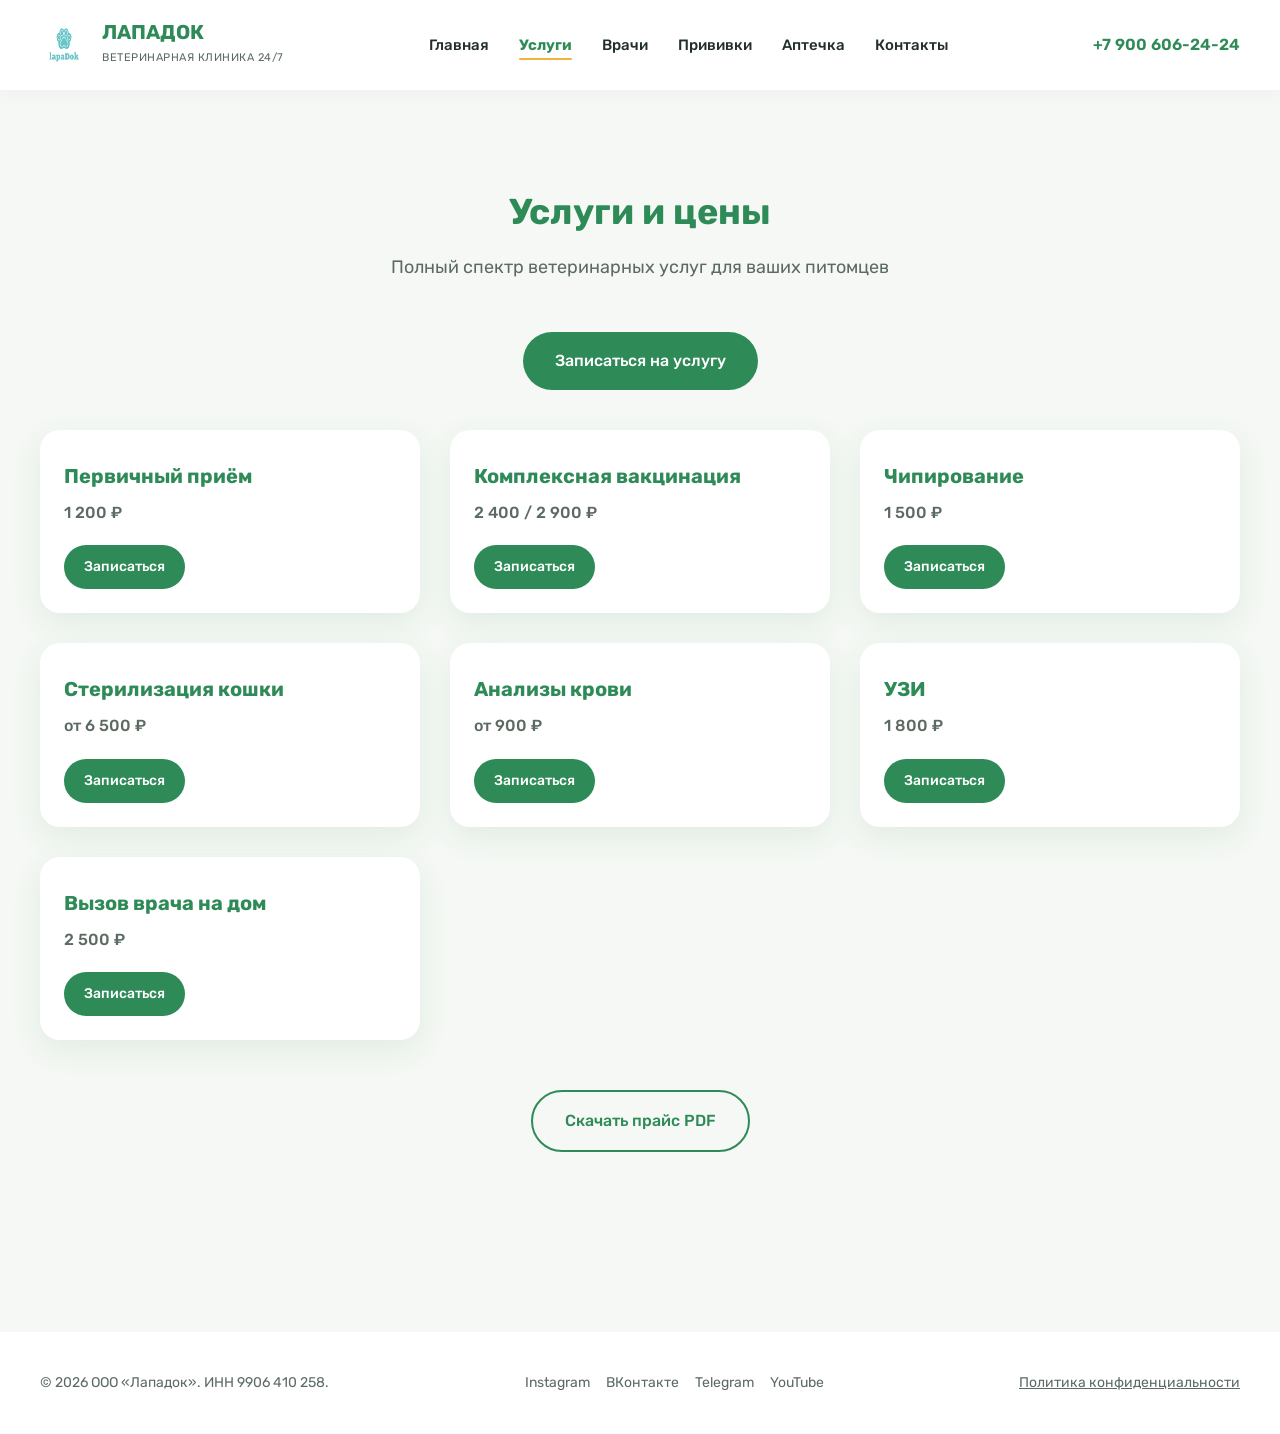
<file: services.html>
<!DOCTYPE html>
<html lang="ru">
<head>
  <meta charset="UTF-8">
  <meta name="viewport" content="width=device-width, initial-scale=1.0">
  <title>Услуги и цены — ветклиника «Лападок»</title>
  <meta name="description" content="Услуги ветклиники «Лападок»: приём, вакцинация, чипирование, стерилизация, анализы, УЗИ. Цены и запись онлайн.">
  <link rel="icon" href="img/log.ico">
  <link rel="preconnect" href="https://fonts.googleapis.com">
  <link rel="preconnect" href="https://fonts.gstatic.com" crossorigin>
  <link href="https://fonts.googleapis.com/css2?family=Rubik:wght@400;500;600;700&display=swap" rel="stylesheet">
  <link rel="stylesheet" href="css/style.css">
  <script async src="https://www.googletagmanager.com/gtag/js?id=G-XVT5FS2HTK"></script>
  <script>window.dataLayer = window.dataLayer || []; function gtag(){dataLayer.push(arguments);} gtag('js', new Date()); gtag('config', 'G-XVT5FS2HTK');</script>
</head>
<body>
  <header class="header">
    <div class="container header__inner">
      <a href="index.html" class="logo">
        <img src="img/logo.png" alt="Лападок" width="50" height="50">
        <div class="logo__text">
          <span class="logo__title">ЛАПАДОК</span>
          <span class="logo__subtitle">ветеринарная клиника 24/7</span>
        </div>
      </a>
      <nav class="nav">
        <ul class="nav__list">
          <li><a href="index.html">Главная</a></li>
          <li><a href="services.html" class="is-active">Услуги</a></li>
          <li><a href="doctors.html">Врачи</a></li>
          <li><a href="vaccines.html">Прививки</a></li>
          <li><a href="pet-kit.html">Аптечка</a></li>
          <li><a href="contacts.html">Контакты</a></li>
        </ul>
      </nav>
      <a href="tel:+79006062424" class="header__phone" data-event="contact_click" data-contact-type="phone">+7 900 606-24-24</a>
    </div>
  </header>

  <main class="section">
    <div class="container">
      <div class="section__header text-center">
        <h1 class="section__title">Услуги и цены</h1>
        <p class="hero__desc">Полный спектр ветеринарных услуг для ваших питомцев</p>
      </div>
      
      <!-- Главная CTA страницы (по Приложению А) -->
      <div class="text-center" style="margin-bottom: 40px;">
        <a href="contacts.html" class="btn btn--primary"
           data-event="select_service" data-service-name="Консультация" data-price-from="0">Записаться на услугу</a>
      </div>

      <div class="services__grid">
        <article class="service-card" data-event="service_view" data-service-name="Первичный приём">
          <div class="service-card__content" style="padding-top: 30px;">
            <h3>Первичный приём</h3>
            <p class="service-card__price">1 200 ₽</p>
            <a href="contacts.html?service=consult" class="btn btn--small btn--primary" style="margin-top: 20px; align-self: flex-start;"
               data-event="select_service" data-service-name="Первичный приём" data-price-from="1200">Записаться</a>
          </div>
        </article>

        <article class="service-card" data-event="service_view" data-service-name="Комплексная вакцинация">
          <div class="service-card__content" style="padding-top: 30px;">
            <h3>Комплексная вакцинация</h3>
            <p class="service-card__price">2 400 / 2 900 ₽</p>
            <a href="contacts.html?service=vaccine" class="btn btn--small btn--primary" style="margin-top: 20px; align-self: flex-start;"
               data-event="select_service" data-service-name="Комплексная вакцинация" data-price-from="2400">Записаться</a>
          </div>
        </article>

        <article class="service-card" data-event="service_view" data-service-name="Чипирование">
          <div class="service-card__content" style="padding-top: 30px;">
            <h3>Чипирование</h3>
            <p class="service-card__price">1 500 ₽</p>
            <a href="contacts.html?service=chip" class="btn btn--small btn--primary" style="margin-top: 20px; align-self: flex-start;"
               data-event="select_service" data-service-name="Чипирование" data-price-from="1500">Записаться</a>
          </div>
        </article>

        <article class="service-card" data-event="service_view" data-service-name="Стерилизация кошки">
          <div class="service-card__content" style="padding-top: 30px;">
            <h3>Стерилизация кошки</h3>
            <p class="service-card__price">от 6 500 ₽</p>
            <a href="contacts.html?service=sterilization" class="btn btn--small btn--primary" style="margin-top: 20px; align-self: flex-start;"
               data-event="select_service" data-service-name="Стерилизация кошки" data-price-from="6500">Записаться</a>
          </div>
        </article>

        <article class="service-card" data-event="service_view" data-service-name="Анализы крови">
          <div class="service-card__content" style="padding-top: 30px;">
            <h3>Анализы крови</h3>
            <p class="service-card__price">от 900 ₽</p>
            <a href="contacts.html?service=analysis" class="btn btn--small btn--primary" style="margin-top: 20px; align-self: flex-start;"
               data-event="select_service" data-service-name="Анализы крови" data-price-from="900">Записаться</a>
          </div>
        </article>

        <article class="service-card" data-event="service_view" data-service-name="УЗИ">
          <div class="service-card__content" style="padding-top: 30px;">
            <h3>УЗИ</h3>
            <p class="service-card__price">1 800 ₽</p>
            <a href="contacts.html?service=analysis" class="btn btn--small btn--primary" style="margin-top: 20px; align-self: flex-start;"
               data-event="select_service" data-service-name="УЗИ" data-price-from="1800">Записаться</a>
          </div>
        </article>
        
        <article class="service-card" data-event="service_view" data-service-name="Вызов врача на дом">
          <div class="service-card__content" style="padding-top: 30px;">
            <h3>Вызов врача на дом</h3>
            <p class="service-card__price">2 500 ₽</p>
            <a href="contacts.html?service=home_visit" class="btn btn--small btn--primary" style="margin-top: 20px; align-self: flex-start;"
               data-event="select_service" data-service-name="Вызов врача на дом" data-price-from="2500">Записаться</a>
          </div>
        </article>
      </div>

      <div style="text-align: center; margin-top: 50px;">
        <a href="files/price.pdf" download class="btn btn--outline"
        data-event="file_download" data-file-name="price" data-file-extension="pdf">
        Скачать прайс PDF
        </a>
      </div>
    </div>
  </main>

  <footer class="footer">
    <div class="container footer__inner">
      <p>© 2026 ООО «Лападок». ИНН 9906 410 258.</p>
      <div class="footer__socials">
        <a href="https://instagram.com/lapadok_vet" target="_blank" rel="noopener" data-event="social_click" data-network="instagram" data-page-section="footer">Instagram</a>
        <a href="https://vk.com/lapadok_vet" target="_blank" rel="noopener" data-event="social_click" data-network="vk" data-page-section="footer">ВКонтакте</a>
        <a href="https://t.me/lapadok_vet" target="_blank" rel="noopener" data-event="social_click" data-network="telegram" data-page-section="footer">Telegram</a>
        <a href="https://youtube.com/@lapadok_vet" target="_blank" rel="noopener" data-event="social_click" data-network="youtube" data-page-section="footer">YouTube</a>
      </div>
      <a href="privacy.html">Политика конфиденциальности</a>
    </div>
  </footer>
  <script src="js/analytics.js"></script>
</body>
</html>
</file>
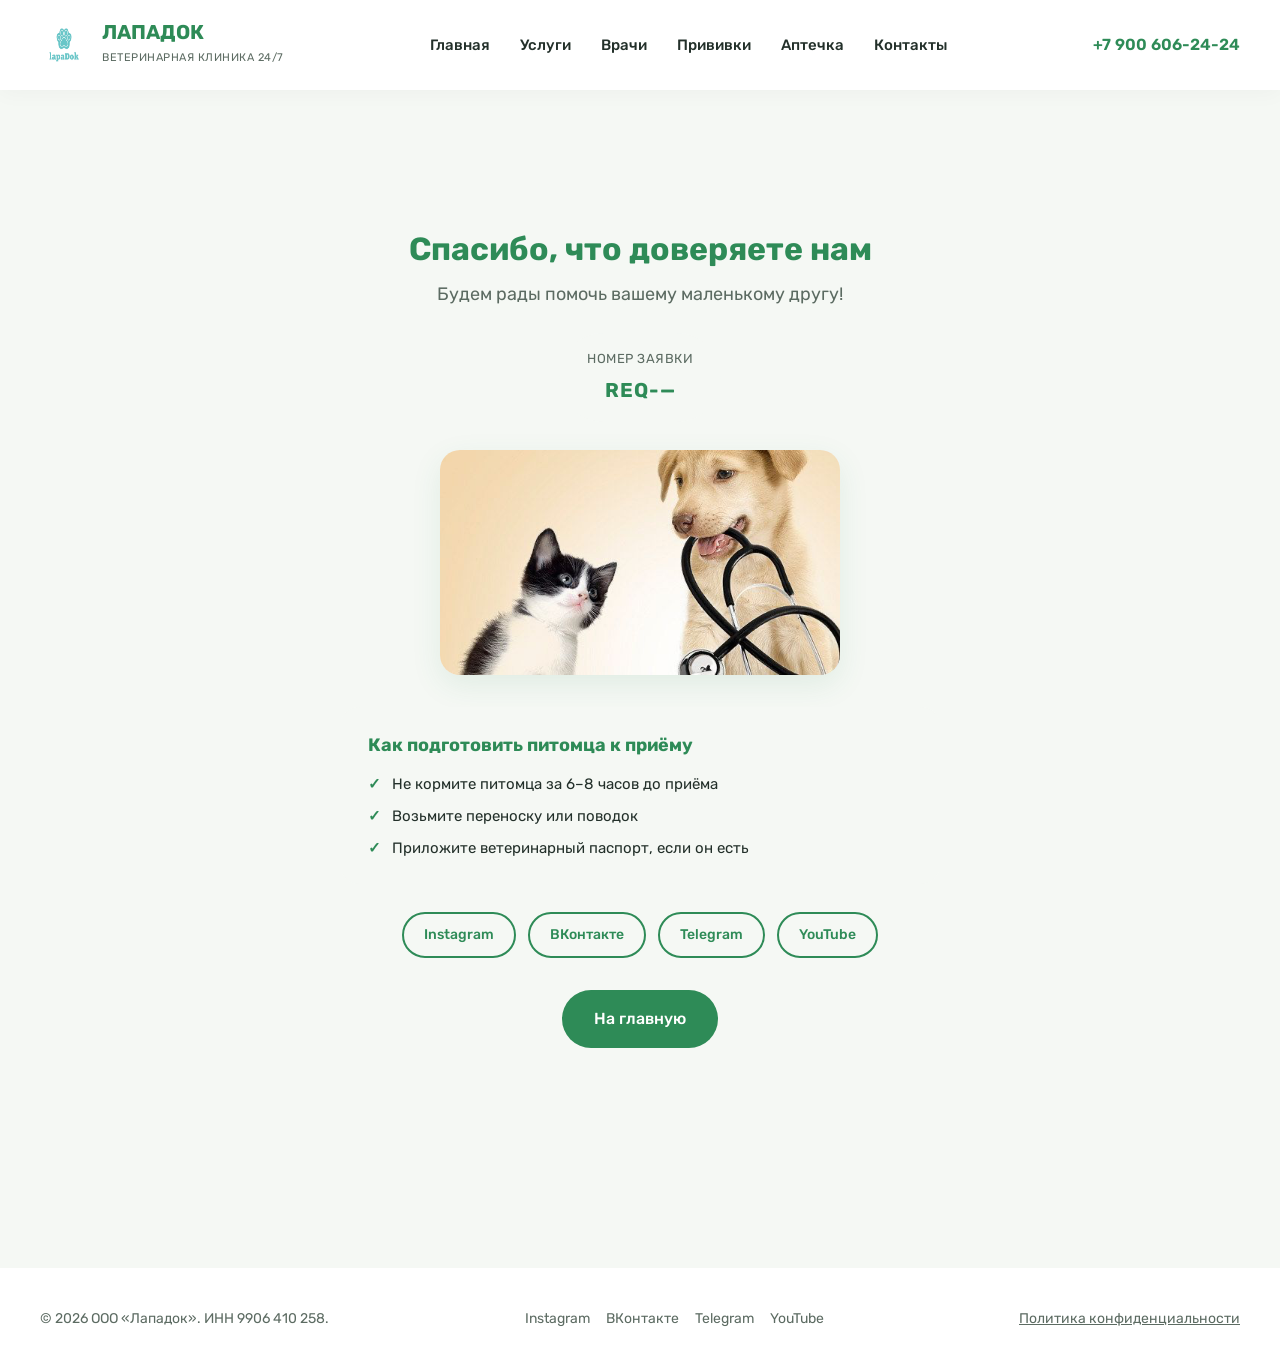
<file: thanks.html>
<!DOCTYPE html>
<html lang="ru">
<head>
  <meta charset="UTF-8">
  <meta name="viewport" content="width=device-width, initial-scale=1.0">
  <title>Спасибо за заявку — Лападок</title>
  <meta name="description" content="Заявка принята. Мы свяжемся с вами в течение 15 минут.">
  <meta property="og:title" content="Спасибо за заявку — Лападок">
  <meta property="og:description" content="Заявка принята. Мы свяжемся с вами.">
  <meta property="og:image" content="img/og-image.jpg">
  <meta property="og:type" content="website">
  <link rel="icon" href="img/log.ico">
  <link rel="preconnect" href="https://fonts.googleapis.com">
  <link rel="preconnect" href="https://fonts.gstatic.com" crossorigin>
  <link href="https://fonts.googleapis.com/css2?family=Rubik:wght@400;500;600;700&display=swap" rel="stylesheet">
  <link rel="stylesheet" href="css/style.css">

  <script async src="https://www.googletagmanager.com/gtag/js?id=G-XVT5FS2HTK"></script>
  <script>
    window.dataLayer = window.dataLayer || [];
    function gtag(){dataLayer.push(arguments);}
    gtag('js', new Date());
    gtag('config', 'G-XVT5FS2HTK');
  </script>
</head>

<body>
  <header class="header">
    <div class="container header__inner">
      <a href="index.html" class="logo">
        <img src="img/logo.png" alt="Лападок" width="50" height="50">
        <div class="logo__text">
          <span class="logo__title">ЛАПАДОК</span>
          <span class="logo__subtitle">ветеринарная клиника 24/7</span>
        </div>
      </a>
      <nav class="nav">
        <ul class="nav__list">
          <li><a href="index.html">Главная</a></li>
          <li><a href="services.html">Услуги</a></li>
          <li><a href="doctors.html">Врачи</a></li>
          <li><a href="vaccines.html">Прививки</a></li>
          <li><a href="pet-kit.html">Аптечка</a></li>
          <li><a href="contacts.html">Контакты</a></li>
        </ul>
      </nav>
      <a href="tel:+79006062424" class="header__phone" data-event="contact_click" data-contact-type="phone">+7 900 606-24-24</a>
    </div>
  </header>

  <main class="section">
    <div class="container">
      <div class="thanks">
        <h1 class="thanks__title">Спасибо, что доверяете нам</h1>
        <p class="thanks__desc">Будем рады помочь вашему маленькому другу!</p>

        <div class="thanks__request">
          <span class="thanks__request-label">Номер заявки</span>
          <strong class="thanks__request-id" id="request-id">REQ-—</strong>
        </div>

        <img class="thanks__image" src="img/dog_cat_vet.png" alt="Приём в клинике «Лападок»">

        <div class="thanks__tips">
          <h2 class="thanks__tips-title">Как подготовить питомца к приёму</h2>
          <ul class="thanks__tips-list">
            <li>Не кормите питомца за 6–8 часов до приёма</li>
            <li>Возьмите переноску или поводок</li>
            <li>Приложите ветеринарный паспорт, если он есть</li>
          </ul>
        </div>

        <div class="thanks__socials">
          <a href="https://instagram.com/lapadok_vet" target="_blank" rel="noopener"
             data-event="social_click" data-network="instagram" data-page-section="thanks">Instagram</a>
          <a href="https://vk.com/lapadok_vet" target="_blank" rel="noopener"
             data-event="social_click" data-network="vk" data-page-section="thanks">ВКонтакте</a>
          <a href="https://t.me/lapadok_vet" target="_blank" rel="noopener"
             data-event="social_click" data-network="telegram" data-page-section="thanks">Telegram</a>
          <a href="https://youtube.com/@lapadok_vet" target="_blank" rel="noopener"
             data-event="social_click" data-network="youtube" data-page-section="thanks">YouTube</a>
        </div>

        <a href="index.html" class="btn btn--primary" style="margin-top: 24px;"
           data-event="cta_click" data-button-name="thanks_home" data-page-section="thanks">На главную</a>
      </div>
    </div>
  </main>

  <footer class="footer">
    <div class="container footer__inner">
      <p>© 2026 ООО «Лападок». ИНН 9906 410 258.</p>
      <div class="footer__socials">
        <a href="https://instagram.com/lapadok_vet" target="_blank" rel="noopener"
           data-event="social_click" data-network="instagram" data-page-section="footer">Instagram</a>
        <a href="https://vk.com/lapadok_vet" target="_blank" rel="noopener"
           data-event="social_click" data-network="vk" data-page-section="footer">ВКонтакте</a>
        <a href="https://t.me/lapadok_vet" target="_blank" rel="noopener"
           data-event="social_click" data-network="telegram" data-page-section="footer">Telegram</a>
        <a href="https://youtube.com/@lapadok_vet" target="_blank" rel="noopener"
           data-event="social_click" data-network="youtube" data-page-section="footer">YouTube</a>
      </div>
      <a href="privacy.html">Политика конфиденциальности</a>
    </div>
  </footer>

  <script src="js/analytics.js"></script>
  <script>
    (function () {
      var params = new URLSearchParams(window.location.search);
      var reqId = params.get('request_id');
      if (reqId) {
        document.getElementById('request-id').textContent = reqId;
      }
    })();
  </script>
  <script>
  document.addEventListener('DOMContentLoaded', function () {
    // Получаем request_id из адресной строки браузера
    var urlParams = new URLSearchParams(window.location.search);
    var requestId = urlParams.get('request_id');
    
    // Если он есть в URL, заменяем им заглушку REQ-—
    if (requestId) {
      // Ищем элемент strong, внутри которого находится текст с REQ
      var strongElements = document.querySelectorAll('strong');
      strongElements.forEach(function (el) {
        if (el.textContent.indexOf('REQ-') !== -1) {
          el.textContent = requestId;
        }
      });
    }
  });
</script>

</body>
</html>
</file>
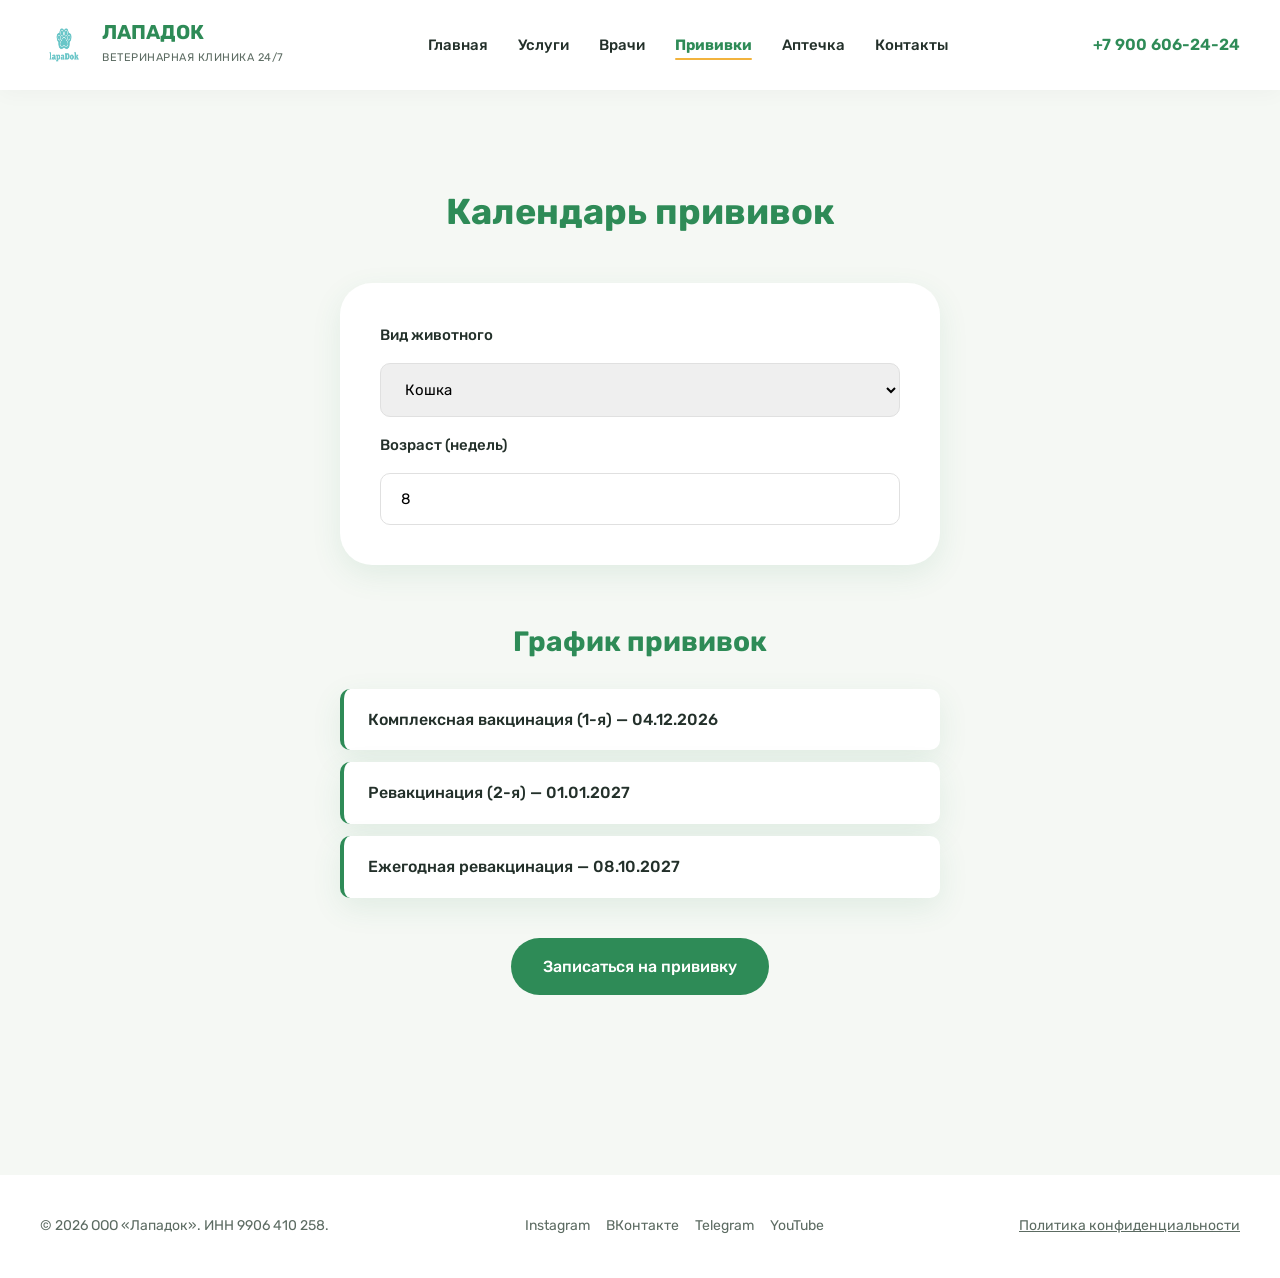
<file: vaccines.html>
<!DOCTYPE html>
<html lang="ru">
<head>
  <meta charset="UTF-8">
  <meta name="viewport" content="width=device-width, initial-scale=1.0">
  <title>Календарь прививок — ветклиника «Лападок»</title>
  <meta name="description" content="Рассчитайте график прививок для кошки, собаки или кролика. Даты от сегодняшнего дня. Запись онлайн.">
  <link rel="icon" href="img/log.ico">
  <link rel="preconnect" href="https://fonts.googleapis.com">
  <link rel="preconnect" href="https://fonts.gstatic.com" crossorigin>
  <link href="https://fonts.googleapis.com/css2?family=Rubik:wght@400;500;600;700&display=swap" rel="stylesheet">
  <link rel="stylesheet" href="css/style.css">
  <script async src="https://www.googletagmanager.com/gtag/js?id=G-XVT5FS2HTK"></script>
  <script>window.dataLayer = window.dataLayer || []; function gtag(){dataLayer.push(arguments);} gtag('js', new Date()); gtag('config', 'G-XVT5FS2HTK');</script>
</head>
<body>
  <header class="header">
    <div class="container header__inner">
      <a href="index.html" class="logo">
        <img src="img/logo.png" alt="Лападок" width="50" height="50">
        <div class="logo__text">
          <span class="logo__title">ЛАПАДОК</span>
          <span class="logo__subtitle">ветеринарная клиника 24/7</span>
        </div>
      </a>
      <nav class="nav">
        <ul class="nav__list">
          <li><a href="index.html">Главная</a></li>
          <li><a href="services.html">Услуги</a></li>
          <li><a href="doctors.html">Врачи</a></li>
          <li><a href="vaccines.html" class="is-active">Прививки</a></li>
          <li><a href="pet-kit.html">Аптечка</a></li>
          <li><a href="contacts.html">Контакты</a></li>
        </ul>
      </nav>
      <a href="tel:+79006062424" class="header__phone" data-event="contact_click" data-contact-type="phone">+7 900 606-24-24</a>
    </div>
  </header>

  <main class="section">
    <div class="container">
      <div class="section__header text-center">
        <h1 class="section__title">Календарь прививок</h1>
      </div>
      <div class="faq__cta" style="max-width: 600px; margin: 0 auto; position: static;">
        <form id="vaccine-form" class="faq__form">
          <label for="pet-type">Вид животного</label>
          <select id="pet-type" name="pet_type">
            <option value="cat">Кошка</option>
            <option value="dog">Собака</option>
            <option value="rabbit">Кролик</option>
            <option value="other">Другое</option>
          </select>

          <label for="age-weeks">Возраст (недель)</label>
          <input type="number" id="age-weeks" name="age_weeks" min="0" max="520" value="8">
        </form>
      </div>

      <section id="vaccine-result">
        <h2 class="section__title" style="font-size: 28px;">График прививок</h2>
        <ul id="vaccine-list"></ul>
      </section>

      <div style="text-align: center; margin-top: 40px;">
        <a href="contacts.html?service=vaccine" class="btn btn--primary" data-event="cta_click" data-button-name="vaccines_record" data-page-section="vaccines">Записаться на прививку</a>
      </div>
    </div>
  </main>

  <footer class="footer">
    <div class="container footer__inner">
      <p>© 2026 ООО «Лападок». ИНН 9906 410 258.</p>
      <div class="footer__socials">
        <a href="https://instagram.com/lapadok_vet" target="_blank" rel="noopener" data-event="social_click" data-network="instagram" data-page-section="footer">Instagram</a>
        <a href="https://vk.com/lapadok_vet" target="_blank" rel="noopener" data-event="social_click" data-network="vk" data-page-section="footer">ВКонтакте</a>
        <a href="https://t.me/lapadok_vet" target="_blank" rel="noopener" data-event="social_click" data-network="telegram" data-page-section="footer">Telegram</a>
        <a href="https://youtube.com/@lapadok_vet" target="_blank" rel="noopener" data-event="social_click" data-network="youtube" data-page-section="footer">YouTube</a>
      </div>
      <a href="privacy.html">Политика конфиденциальности</a>
    </div>
  </footer>
  <script src="js/analytics.js"></script>
  <script src="js/vaccines.js"></script>
</body>
</html>
</file>
<file: css/style.css>
/* ================= ПЕРЕМЕННЫЕ ================= */
:root {
  --color-primary: #2E8B57;
  --color-primary-dark: #23302A;
  --color-accent: #F5F8F4;
  --color-accent-yellow: #F2B33D;
  --color-bg: #F5F8F4;
  --color-white: #FFFFFF;
  --color-text: #23302A;
  --color-text-muted: #5C6B62;

  --font-main: 'Rubik', sans-serif;

  --radius-sm: 10px;
  --radius-md: 20px;
  --radius-lg: 32px;
  --radius-pill: 50px;

  --shadow-card: 0 10px 30px rgba(46, 139, 87, 0.1);
  --shadow-hover: 0 20px 40px rgba(46, 139, 87, 0.2);
  --transition: all 0.3s ease;
}

/* ================= БАЗА ================= */
* { box-sizing: border-box; margin: 0; padding: 0; }

body {
  font-family: var(--font-main);
  color: var(--color-text);
  background-color: var(--color-bg);
  line-height: 1.6;
  font-size: 16px;
}

a { text-decoration: none; color: inherit; transition: var(--transition); }
ul { list-style: none; }
img { max-width: 100%; display: block; }

.container { max-width: 1240px; margin: 0 auto; padding: 0 20px; }
.section { padding: 100px 0; }
.text-center { text-align: center; }

/* ================= ЗАГОЛОВКИ ================= */
.section__title {
  font-size: 36px;
  font-weight: 700;
  color: var(--color-primary);
  margin-bottom: 20px;
  line-height: 1.2;
}

.section__header { margin-bottom: 50px; }

.badge {
  display: inline-block;
  padding: 8px 16px;
  border-radius: var(--radius-pill);
  background-color: var(--color-white);
  color: var(--color-primary);
  font-size: 14px;
  font-weight: 500;
  margin-bottom: 15px;
  box-shadow: var(--shadow-card);
}

/* ИСПРАВЛЕНО: Бейдж теперь в потоке, не наезжает на текст */
.badge--accent {
  background-color: var(--color-accent-yellow);
  color: var(--color-primary-dark);
  margin-bottom: 10px;
}

/* ================= КНОПКИ ================= */
.btn {
  display: inline-flex;
  align-items: center;
  justify-content: center;
  padding: 16px 32px;
  border-radius: var(--radius-pill);
  font-weight: 500;
  cursor: pointer;
  border: none;
  transition: var(--transition);
  font-size: 16px;
  font-family: inherit;
  white-space: nowrap;
  min-height: 44px;
}

.btn--primary { background-color: var(--color-primary); color: var(--color-white); }
.btn--primary:hover {
  background-color: var(--color-primary-dark);
  transform: translateY(-2px);
  box-shadow: 0 10px 20px rgba(46, 139, 87, 0.4);
}

.btn--outline {
  background-color: transparent;
  border: 2px solid var(--color-primary);
  color: var(--color-primary);
}
.btn--outline:hover { background-color: var(--color-primary); color: var(--color-white); }

.btn--small { padding: 10px 20px; font-size: 14px; }

/* ================= ХЕДЕР ================= */
.header {
  background-color: var(--color-white);
  padding: 20px 0;
  position: sticky;
  top: 0;
  z-index: 100;
  box-shadow: 0 4px 20px rgba(0, 0, 0, 0.03);
}

.header__inner { display: flex; justify-content: space-between; align-items: center; gap: 20px; }

.logo { display: flex; align-items: center; gap: 12px; }
.logo__title { font-weight: 700; font-size: 20px; color: var(--color-primary); display: block; line-height: 1.1; }
.logo__subtitle { font-size: 11px; color: var(--color-text-muted); text-transform: uppercase; letter-spacing: 0.5px; }

.nav__list { display: flex; gap: 30px; flex-wrap: wrap; }
.nav__list a { font-weight: 500; color: var(--color-text); font-size: 15px; position: relative; }
.nav__list a:hover { color: var(--color-primary); }

.nav__list a.is-active {
  color: var(--color-primary);
  font-weight: 700;
}
.nav__list a.is-active::after {
  content: '';
  position: absolute;
  bottom: -6px;
  left: 0;
  right: 0;
  height: 2px;
  background: var(--color-accent-yellow);
  border-radius: 2px;
}

.header__phone { font-weight: 600; color: var(--color-primary); font-size: 16px; min-height: 44px; display: inline-flex; align-items: center; }
.header__phone:hover { color: var(--color-primary-dark); }

/* ================= HERO ================= */
.hero {
  background-color: var(--color-accent);
  border-radius: 0 0 var(--radius-lg) var(--radius-lg);
  overflow: hidden;
  position: relative;
}

.hero__inner {
  display: flex;
  align-items: center;
  justify-content: space-between;
  padding: 100px 20px;
  gap: 40px;
}

.hero__content { max-width: 540px; flex: 1; }
.hero__title { font-size: 52px; font-weight: 700; color: var(--color-primary); margin-bottom: 24px; line-height: 1.15; }
.hero__desc { font-size: 18px; color: var(--color-text-muted); margin-bottom: 40px; }
.hero__actions { display: flex; gap: 16px; flex-wrap: wrap; }
.hero__image { flex: 1; display: flex; justify-content: flex-end; }
.hero__image img {
  max-width: 100%;
  height: auto;
  border-radius: var(--radius-lg);
  mask-image: linear-gradient(to bottom, black 85%, transparent 100%);
  -webkit-mask-image: linear-gradient(to bottom, black 85%, transparent 100%);
}

/* ================= ВЫБОР ЖИВОТНОГО ================= */
.pet-select__grid {
  display: grid;
  grid-template-columns: repeat(auto-fit, minmax(180px, 1fr));
  gap: 20px;
  margin-top: 40px;
}

.pet-select__card {
  display: flex;
  flex-direction: column;
  align-items: center;
  gap: 12px;
  padding: 28px 20px;
  background: var(--color-white);
  border: 2px solid transparent;
  border-radius: var(--radius-md);
  box-shadow: var(--shadow-card);
  cursor: pointer;
  transition: var(--transition);
  font-family: inherit;
  font-size: 16px;
  min-height: 44px;
}

.pet-select__card:hover {
  transform: translateY(-4px);
  box-shadow: var(--shadow-hover);
  border-color: var(--color-primary);
}

.pet-select__card--active {
  border-color: var(--color-primary);
  background: var(--color-accent);
}

.pet-select__emoji img { width: 72px; height: 72px; object-fit: contain; }

.pet-select__label { font-size: 17px; font-weight: 600; color: var(--color-primary); }

/* ================= FEATURES ================= */
.features__grid {
  display: grid;
  grid-template-columns: repeat(auto-fit, minmax(280px, 1fr));
  gap: 24px;
  margin-top: 40px;
}

.feature-card {
  background: var(--color-white);
  padding: 36px 30px;
  border-radius: var(--radius-md);
  box-shadow: var(--shadow-card);
  transition: var(--transition);
}

.feature-card:hover { transform: translateY(-4px); box-shadow: var(--shadow-hover); }
.feature-card--dark { background-color: var(--color-primary); color: var(--color-white); }
.feature-card--dark h3 { color: var(--color-white); }
.feature-card h3 { margin-bottom: 12px; font-size: 18px; color: var(--color-primary); line-height: 1.4; }
.feature-card p { font-size: 15px; color: var(--color-text-muted); line-height: 1.5; }
.feature-card--dark p { color: rgba(255, 255, 255, 0.9); }

/* ================= SERVICES ================= */
.services__grid {
  display: grid;
  grid-template-columns: repeat(auto-fill, minmax(300px, 1fr));
  gap: 30px;
  margin-top: 40px;
}

.service-card {
  background: var(--color-white);
  border-radius: var(--radius-md);
  overflow: hidden;
  box-shadow: var(--shadow-card);
  transition: var(--transition);
  position: relative;
  display: flex;
  flex-direction: column;
}

.service-card:hover { transform: translateY(-6px); box-shadow: var(--shadow-hover); }
.service-card__image { height: 240px; overflow: hidden; }
.service-card__image img { width: 100%; height: 100%; object-fit: cover; transition: transform 0.5s ease; }
.service-card:hover .service-card__image img { transform: scale(1.05); }

.service-card__content {
  padding: 24px;
  flex-grow: 1;
  display: flex;
  flex-direction: column;
  justify-content: space-between;
  position: relative;
}

.service-card__content h3 { font-size: 20px; color: var(--color-primary); margin-bottom: 8px; }
.service-card__price { color: var(--color-text-muted); font-weight: 500; font-size: 16px; }

.service-card__arrow {
  position: absolute;
  right: 24px;
  bottom: 24px;
  width: 44px;
  height: 44px;
  border-radius: 50%;
  background-color: var(--color-primary);
  color: var(--color-white);
  display: flex;
  align-items: center;
  justify-content: center;
  font-size: 20px;
  transition: var(--transition);
}

.service-card:hover .service-card__arrow {
  background-color: var(--color-primary-dark);
  transform: translateX(4px);
}

/* ================= DOCTORS ================= */
.doctors__grid {
  display: grid;
  grid-template-columns: repeat(auto-fill, minmax(260px, 1fr));
  gap: 30px;
  margin-top: 40px;
}

.doctor-card {
  background: var(--color-white);
  border-radius: var(--radius-md);
  overflow: hidden;
  box-shadow: var(--shadow-card);
  transition: var(--transition);
  text-align: center;
}

.doctor-card:hover { transform: translateY(-6px); box-shadow: var(--shadow-hover); }
.doctor-card__img { width: 100%; height: 320px; object-fit: cover; }
.doctor-card__info { padding: 24px; }
.doctor-card__info h3 { font-size: 18px; color: var(--color-primary); margin-bottom: 6px; line-height: 1.3; }
.doctor-card__info p { color: var(--color-text-muted); font-size: 14px; margin-bottom: 20px; }

/* ================= FAQ ================= */
.faq__container { display: grid; grid-template-columns: 1.2fr 0.8fr; gap: 60px; align-items: start; }
.faq__list { margin-top: 30px; }

.faq-item {
  background: var(--color-white);
  border-radius: var(--radius-sm);
  margin-bottom: 16px;
  box-shadow: var(--shadow-card);
  overflow: hidden;
  transition: var(--transition);
}

.faq-item:hover { box-shadow: var(--shadow-hover); }

.faq-item summary {
  padding: 24px 30px;
  cursor: pointer;
  font-weight: 600;
  font-size: 17px;
  color: var(--color-primary);
  list-style: none;
  position: relative;
  display: flex;
  justify-content: space-between;
  align-items: center;
}

.faq-item summary::-webkit-details-marker { display: none; }
.faq-item summary::after {
  content: '+';
  font-size: 24px;
  font-weight: 400;
  color: var(--color-primary);
  transition: transform 0.3s ease;
}
.faq-item[open] summary::after { content: '−'; }

.faq-item__content { padding: 0 30px 24px; color: var(--color-text-muted); font-size: 15px; line-height: 1.6; }

.faq__cta {
  background: var(--color-white);
  padding: 40px;
  border-radius: var(--radius-lg);
  box-shadow: var(--shadow-card);
  position: sticky;
  top: 120px;
}

.faq__cta h3 { font-size: 26px; margin-bottom: 10px; color: var(--color-primary); }
.faq__cta p { color: var(--color-text-muted); margin-bottom: 24px; }

.faq__form { display: flex; flex-direction: column; gap: 16px; }
.faq__form input,
.faq__form select {
  padding: 16px 20px;
  border: 1px solid #E0E0E0;
  border-radius: var(--radius-sm);
  font-family: inherit;
  font-size: 15px;
  transition: var(--transition);
  width: 100%;
}

.faq__form input:focus,
.faq__form select:focus {
  outline: none;
  border-color: var(--color-primary);
  box-shadow: 0 0 0 3px rgba(46, 139, 87, 0.2);
}

/* ================= ОШИБКИ ФОРМЫ ================= */
.error-text {
  color: #e74c3c;
  font-size: 13px;
  margin-top: -8px;
  min-height: 0;
  display: block;
}
.error-text:empty { display: none; }

/* ================= CONTACTS ================= */
.contacts__grid { display: grid; grid-template-columns: 1fr 1.5fr; gap: 30px; margin-top: 40px; }

.contacts__info {
  background: var(--color-primary);
  color: var(--color-white);
  padding: 50px 40px;
  border-radius: var(--radius-lg);
  display: flex;
  flex-direction: column;
  gap: 24px;
}

.contacts__info p { font-size: 16px; line-height: 1.5; }
.contacts__info a { color: var(--color-white); text-decoration: underline; text-underline-offset: 4px; }

.contacts__info .btn--outline {
  border-color: rgba(255, 255, 255, 0.5);
  color: var(--color-white);
  margin-top: 10px;
}

.contacts__info .btn--outline:hover {
  background: var(--color-white);
  color: var(--color-primary);
  border-color: var(--color-white);
}

.contacts__map img {
  width: 100%;
  height: 100%;
  object-fit: cover;
  border-radius: var(--radius-lg);
  min-height: 400px;
}

/* ================= FOOTER ================= */
.footer { background: var(--color-white); padding: 40px 0; margin-top: 80px; }

.footer__inner {
  display: flex;
  justify-content: space-between;
  align-items: center;
  gap: 16px;
  color: var(--color-text-muted);
  font-size: 14px;
  flex-wrap: wrap;
}

.footer a { color: var(--color-text-muted); text-decoration: underline; }
.footer a:hover { color: var(--color-primary); }

.footer__socials { display: flex; gap: 16px; flex-wrap: wrap; }
.footer__socials a { color: var(--color-text-muted); text-decoration: none; font-size: 14px; transition: var(--transition); }
.footer__socials a:hover { color: var(--color-primary); }

/* ================= THANKS ================= */
.thanks { text-align: center; padding: 40px 20px; max-width: 640px; margin: 0 auto; }
.thanks__title { font-size: 32px; color: var(--color-primary); margin-bottom: 12px; line-height: 1.2; }
.thanks__desc { font-size: 18px; color: var(--color-text-muted); margin-bottom: 24px; }

.thanks__request {
  display: inline-flex;
  flex-direction: column;
  gap: 4px;
  padding: 16px 28px;
  background: var(--color-accent);
  border-radius: var(--radius-pill);
  margin-bottom: 28px;
}

.thanks__request-label { font-size: 13px; color: var(--color-text-muted); text-transform: uppercase; letter-spacing: 0.5px; }
.thanks__request-id { font-size: 20px; font-weight: 700; color: var(--color-primary); letter-spacing: 1px; }

.thanks__image {
  width: 100%;
  max-width: 400px;
  border-radius: var(--radius-md);
  box-shadow: var(--shadow-card);
  margin: 0 auto 32px;
}

.thanks__tips {
  background: var(--color-accent);
  border-radius: var(--radius-md);
  padding: 24px 28px;
  margin-bottom: 28px;
  text-align: left;
}

.thanks__tips-title { font-size: 18px; color: var(--color-primary); margin-bottom: 12px; }
.thanks__tips-list { display: flex; flex-direction: column; gap: 8px; }
.thanks__tips-list li { position: relative; padding-left: 24px; font-size: 15px; color: var(--color-text); }
.thanks__tips-list li::before { content: '✓'; position: absolute; left: 0; color: var(--color-primary); font-weight: 700; }

.thanks__socials { display: flex; flex-wrap: wrap; justify-content: center; gap: 12px; margin-bottom: 8px; }
.thanks__socials a {
  padding: 10px 20px;
  border-radius: var(--radius-pill);
  border: 2px solid var(--color-primary);
  color: var(--color-primary);
  font-weight: 500;
  font-size: 14px;
  transition: var(--transition);
  min-height: 44px;
  display: inline-flex;
  align-items: center;
}
.thanks__socials a:hover { background: var(--color-primary); color: var(--color-white); }

/* ================= 404 ================= */
.error-404__code {
  font-size: clamp(64px, 10vw, 96px);
  font-weight: 700;
  color: var(--color-primary);
  line-height: 1;
  margin-bottom: 20px;
}

/* ================= ПОЛИТИКА ================= */
.privacy-page { max-width: 800px; margin: 0 auto; }
.privacy-page h2 { font-size: 22px; font-weight: 600; color: var(--color-primary); margin-top: 32px; margin-bottom: 12px; }
.privacy-page p { margin-bottom: 12px; font-size: 16px; line-height: 1.7; }
.privacy-page ul { margin: 12px 0 12px 24px; }
.privacy-page li { margin-bottom: 6px; font-size: 16px; list-style: disc; }
.privacy-page__updated { margin-top: 40px; color: var(--color-text-muted); font-size: 14px; }

/* ================= ФОРМА ЗАЯВКИ ================= */
.vaccine-card {
  background: var(--color-white);
  padding: 40px;
  border-radius: var(--radius-lg);
  box-shadow: var(--shadow-card);
  max-width: 600px;
  margin: 0 auto 60px;
}

.pet-options { display: flex; flex-wrap: wrap; gap: 12px; margin-bottom: 8px; }
.pet-options label {
  display: inline-flex;
  align-items: center;
  gap: 8px;
  padding: 12px 16px;
  background-color: #ecf0f1;
  border-radius: 8px;
  cursor: pointer;
  font-size: 15px;
  transition: var(--transition);
  border: 1px solid transparent;
  min-height: 44px;
}
.pet-options label:hover { border-color: var(--color-primary); }
.pet-options input[type="radio"] { accent-color: var(--color-primary); width: 18px; height: 18px; margin: 0; flex-shrink: 0; }

.consent-label {
  display: flex;
  align-items: flex-start;
  gap: 10px;
  font-size: 14px;
  color: var(--color-text-muted);
  cursor: pointer;
  margin-top: 8px;
  line-height: 1.4;
  text-align: left;
}
.consent-label input[type="checkbox"] { accent-color: var(--color-primary); width: 18px; height: 18px; margin: 2px 0 0 0; flex-shrink: 0; }
.consent-label a { color: var(--color-primary); text-decoration: underline; }

/* ================= КАЛЕНДАРЬ ================= */
#vaccine-form { display: flex; flex-direction: column; gap: 16px; }
#vaccine-form label { font-weight: 500; font-size: 15px; }
#vaccine-form select,
#vaccine-form input[type="number"] {
  width: 100%;
  padding: 16px 20px;
  border: 1px solid #E0E0E0;
  border-radius: var(--radius-sm);
  font-family: var(--font-main);
  font-size: 15px;
}
#vaccine-form select:focus,
#vaccine-form input:focus {
  outline: none;
  border-color: var(--color-primary);
  box-shadow: 0 0 0 3px rgba(46, 139, 87, 0.2);
}

#vaccine-result { margin-top: 60px; text-align: center; }
#vaccine-list {
  display: flex;
  flex-direction: column;
  gap: 12px;
  max-width: 600px;
  margin: 30px auto 0;
  text-align: left;
}
#vaccine-list li {
  background: var(--color-white);
  padding: 18px 24px;
  border-radius: var(--radius-sm);
  border-left: 4px solid var(--color-primary);
  box-shadow: var(--shadow-card);
  font-weight: 500;
}

/* ================= АДАПТИВ ================= */
@media (max-width: 1024px) {
  .hero__title { font-size: 40px; }
  .faq__container { grid-template-columns: 1fr; gap: 40px; }
  .faq__cta { position: static; }
}

@media (max-width: 900px) {
  .contacts__grid { grid-template-columns: 1fr; }
  .hero__inner { flex-direction: column; text-align: center; padding: 60px 20px; }
  .hero__actions { justify-content: center; }
  .hero__image { justify-content: center; margin-top: 40px; }
  .hero__image img { mask-image: none; -webkit-mask-image: none; }
}

@media (max-width: 768px) {
  .section { padding: 60px 0; }
  .section__title { font-size: 28px; }
  .header__inner { flex-direction: column; gap: 20px; }
  .nav__list { flex-wrap: wrap; justify-content: center; gap: 15px; }
  .footer__inner { flex-direction: column; gap: 15px; text-align: center; }
  .vaccine-card { padding: 25px 20px; }
  .thanks__title { font-size: 24px; }
  .thanks__desc { font-size: 16px; }
  .footer__socials { justify-content: center; gap: 12px; }
  .privacy-page h2 { font-size: 18px; margin-top: 24px; }
  .privacy-page p, .privacy-page li { font-size: 15px; }
  .hero__title { font-size: 32px; }
  .hero__desc { font-size: 16px; }
}
</file>
